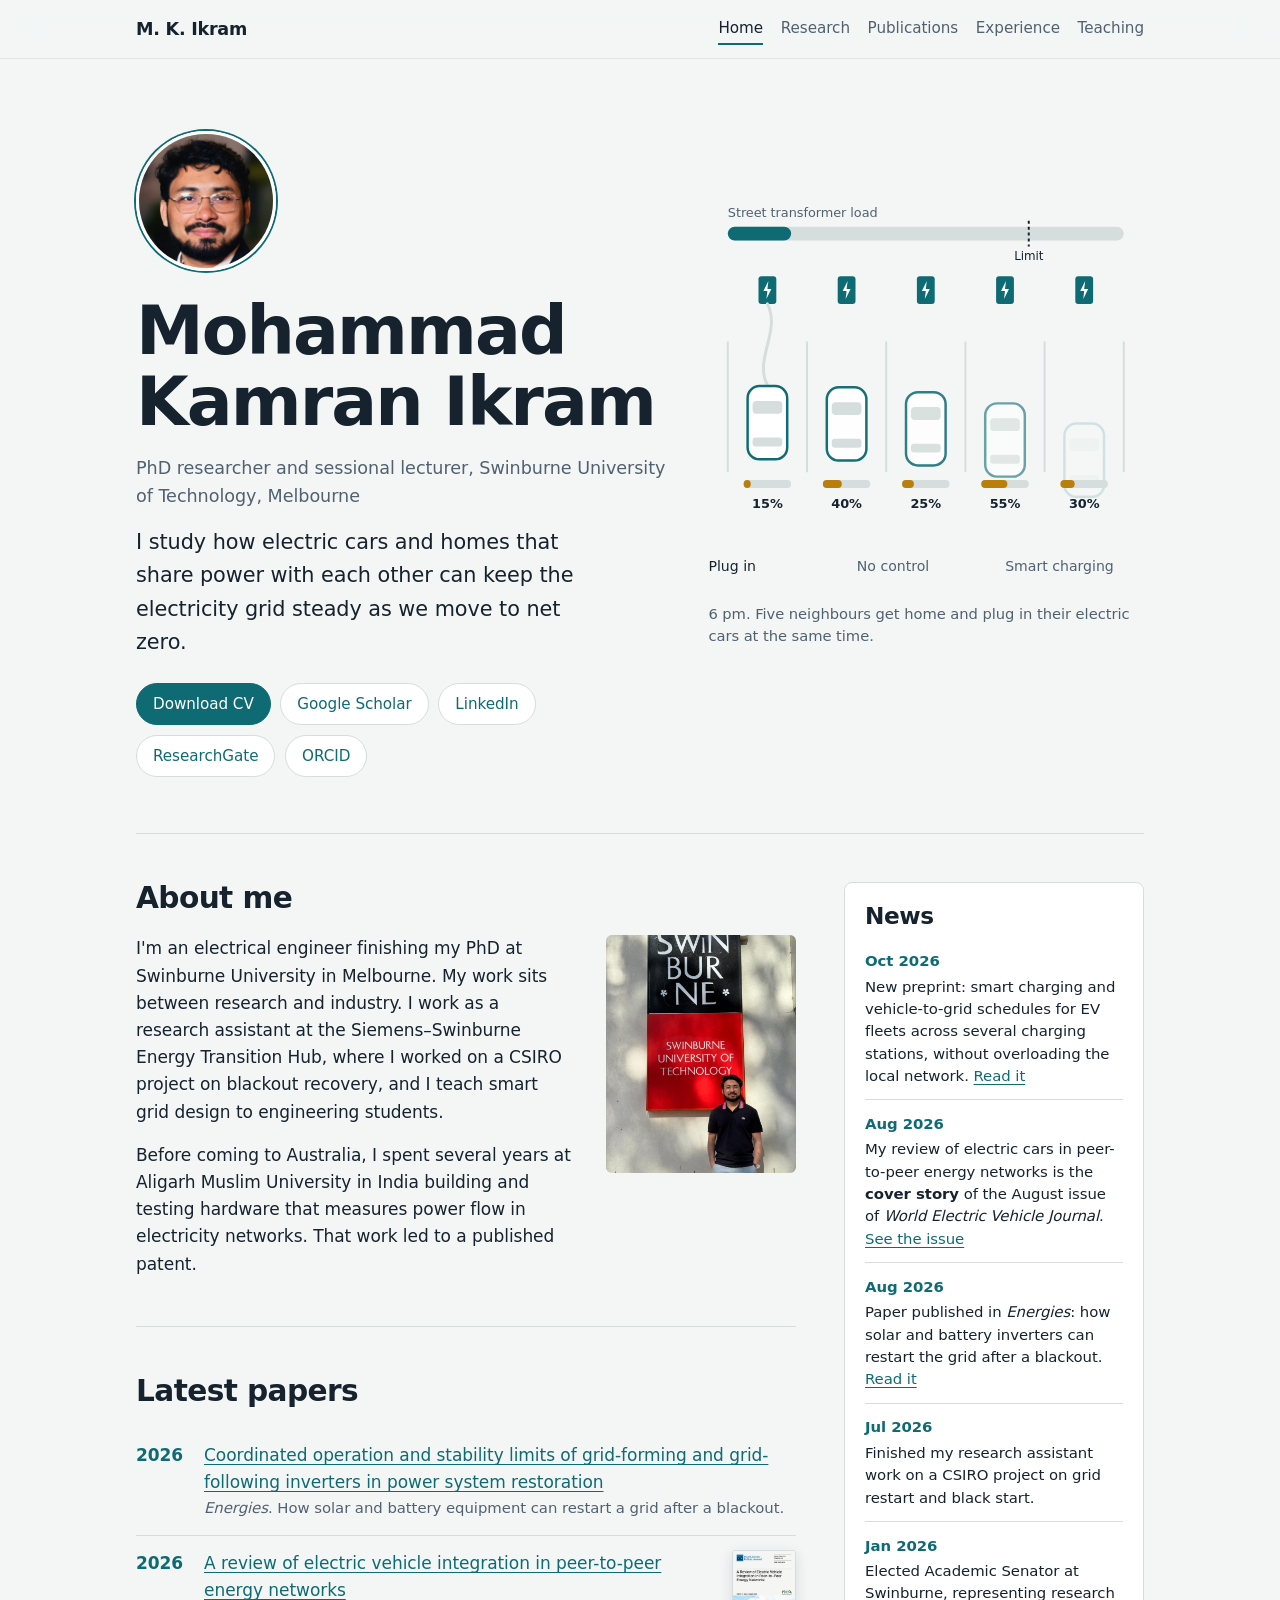
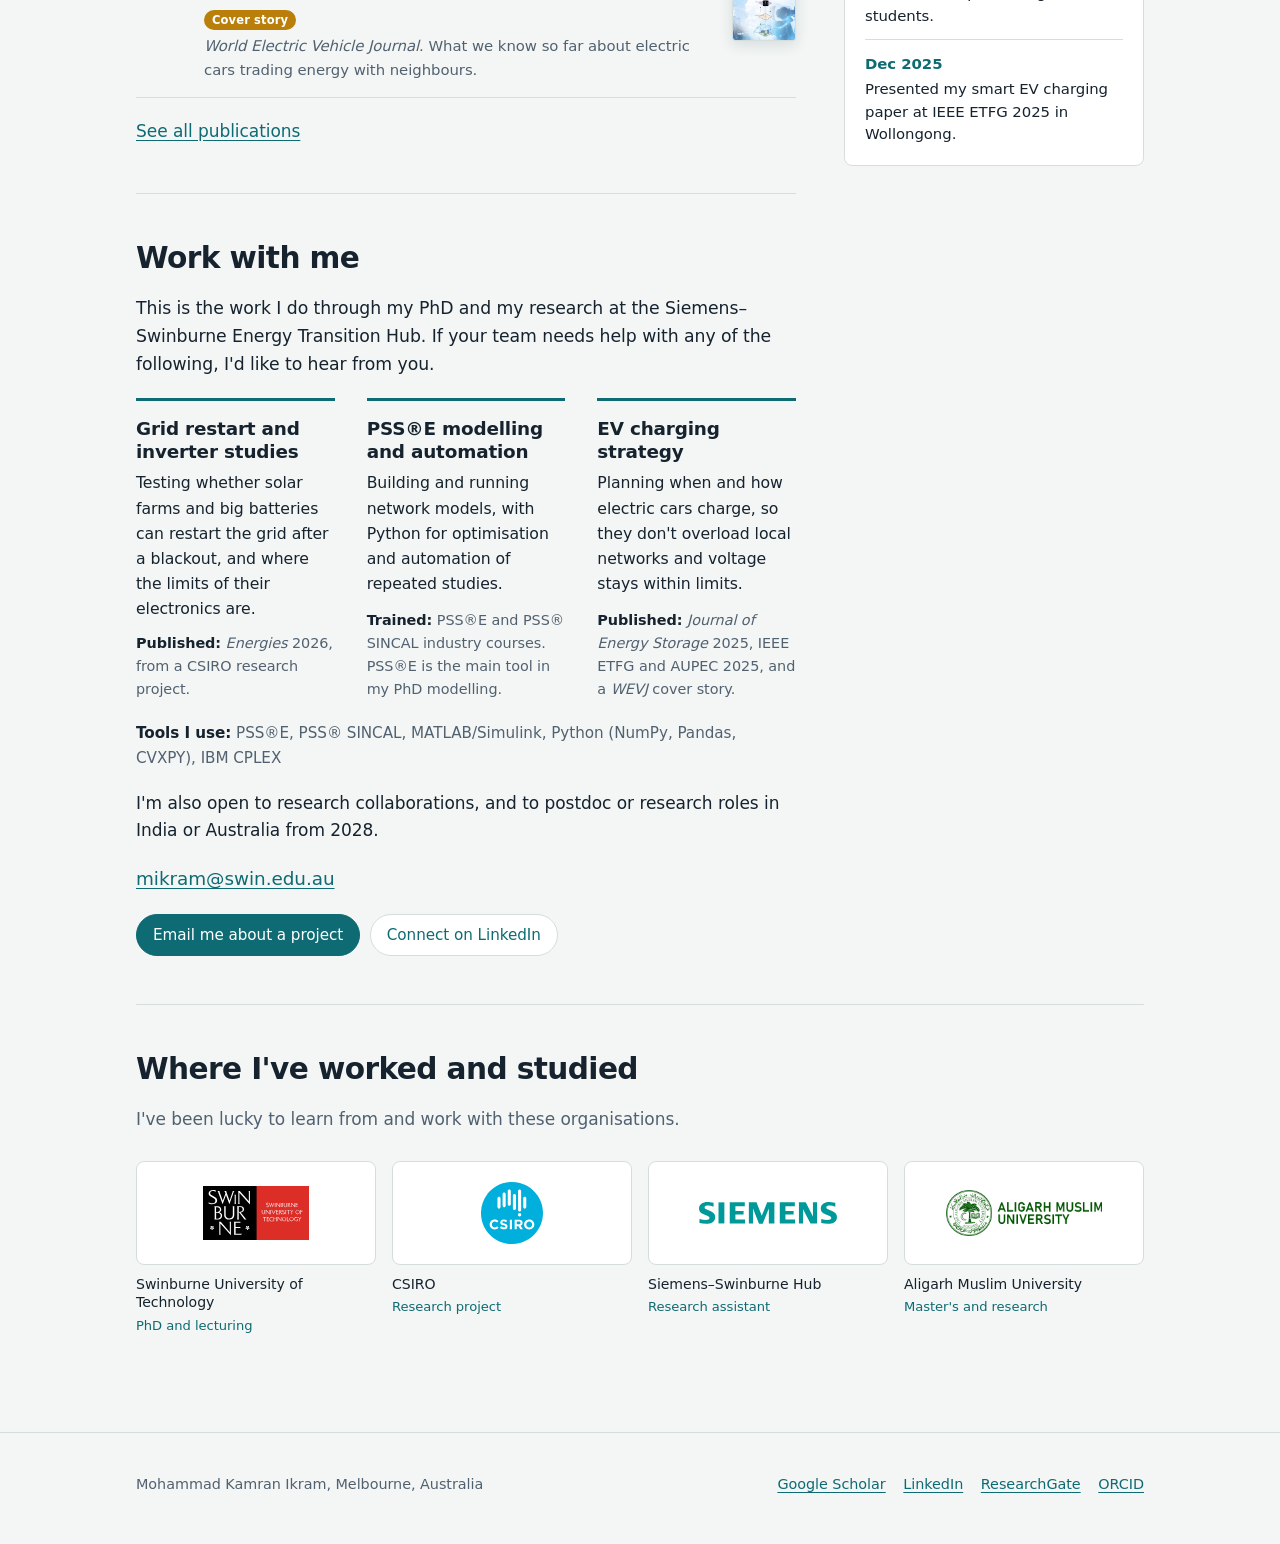
<file: index.html>
<!doctype html>
<html lang="en">
<head>
<meta charset="utf-8">
<meta name="color-scheme" content="only light">
<meta name="theme-color" content="#F3F6F5">
<meta name="viewport" content="width=device-width, initial-scale=1, viewport-fit=cover">
<title>Mohammad Kamran Ikram</title>
<meta name="description" content="Mohammad Kamran Ikram, PhD researcher at Swinburne University. Electric cars, neighbours sharing energy, and restarting the grid after blackouts.">
<link rel="icon" href="favicon.svg" type="image/svg+xml">
<link rel="icon" href="favicon-32.png" sizes="32x32" type="image/png">
<link rel="apple-touch-icon" href="apple-touch-icon.png">
<link rel="canonical" href="https://kamran-ikram.github.io/">
<meta property="og:type" content="website">
<meta property="og:site_name" content="Mohammad Kamran Ikram">
<meta property="og:title" content="Mohammad Kamran Ikram">
<meta property="og:description" content="Mohammad Kamran Ikram, PhD researcher at Swinburne University. Electric cars, neighbours sharing energy, and restarting the grid after blackouts.">
<meta property="og:url" content="https://kamran-ikram.github.io/">
<meta property="og:image" content="https://kamran-ikram.github.io/images/share.jpg?v=2">
<meta property="og:image:secure_url" content="https://kamran-ikram.github.io/images/share.jpg?v=2">
<meta property="og:image:type" content="image/jpeg">
<meta property="og:image:width" content="1200">
<meta property="og:image:height" content="630">
<meta property="og:image:alt" content="Portrait of Mohammad Kamran Ikram">
<meta name="twitter:card" content="summary_large_image">
<meta name="twitter:image" content="https://kamran-ikram.github.io/images/share.jpg?v=2">
<script type="application/ld+json">
{
  "@context": "https://schema.org",
  "@type": "Person",
  "name": "Mohammad Kamran Ikram",
  "alternateName": [
    "M. K. Ikram",
    "Kamran Ikram"
  ],
  "url": "https://kamran-ikram.github.io/",
  "image": "https://kamran-ikram.github.io/images/kamran-ikram.jpg",
  "email": "mailto:mikram@swin.edu.au",
  "jobTitle": "PhD Candidate in Electrical Engineering",
  "worksFor": {
    "@type": "CollegeOrUniversity",
    "name": "Swinburne University of Technology",
    "url": "https://www.swinburne.edu.au/"
  },
  "affiliation": {
    "@type": "CollegeOrUniversity",
    "name": "Swinburne University of Technology"
  },
  "alumniOf": [
    {
      "@type": "CollegeOrUniversity",
      "name": "Aligarh Muslim University",
      "url": "https://www.amu.ac.in/"
    }
  ],
  "address": {
    "@type": "PostalAddress",
    "addressLocality": "Melbourne",
    "addressRegion": "VIC",
    "addressCountry": "AU"
  },
  "knowsAbout": [
    "Electric vehicle charging",
    "Peer-to-peer energy trading",
    "Smart grids",
    "Power system restoration",
    "Grid-forming inverters",
    "PSS/E power system simulation"
  ],
  "sameAs": [
    "https://scholar.google.com/citations?user=P8dXurkAAAAJ",
    "https://www.linkedin.com/in/mohdkamranikram",
    "https://www.researchgate.net/profile/Mohammad-Kamran-Ikram",
    "https://orcid.org/0000-0001-9830-3517"
  ]
}
</script>
<link rel="stylesheet" href="style.css?v=18">
</head>
<body>

<header class="bar">
  <div class="wrap">
    <a class="me" href="index.html">M. K. Ikram</a>
    <nav aria-label="Main">
      <a href="index.html" aria-current="page">Home</a>
      <a href="research.html">Research</a>
      <a href="publications.html">Publications</a>
      <a href="experience.html">Experience</a>
      <a href="teaching.html">Teaching</a>
    </nav>
  </div>
</header>

<main class="wrap">

  <div class="hero">
    <div>
      <img class="portrait" src="images/kamran-ikram.jpg" width="140" height="140" alt="Portrait of Mohammad Kamran Ikram">
      <h1>Mohammad Kamran Ikram</h1>
      <p class="role">PhD researcher and sessional lecturer, Swinburne University of Technology, Melbourne</p>
      <p class="lede">I study how electric cars and homes that share power with each other can keep the electricity grid steady as we move to net zero.</p>
      <div class="links">
        <a class="primary" href="Mohammad-Kamran-Ikram-CV.pdf">Download CV</a>
        <a href="https://scholar.google.com/citations?user=P8dXurkAAAAJ&amp;hl=en">Google Scholar</a>
        <a href="https://www.linkedin.com/in/mohdkamranikram">LinkedIn</a>
        <a href="https://www.researchgate.net/profile/Mohammad-Kamran-Ikram">ResearchGate</a>
        <a href="https://orcid.org/0000-0001-9830-3517">ORCID</a>
      </div>
    </div>

    <figure class="hub-figure" id="ev">
      <svg class="evs" id="evs" viewBox="0 0 440 350" role="img" aria-label="Animation: five electric cars plug in at 6 pm. Without control the street transformer overloads. With smart charging the emptiest batteries charge first and the load stays under the limit." data-phase="arrive">
        <!-- street transformer load gauge -->
        <text class="g-label" x="20" y="24">Street transformer load</text>
        <text class="g-warn" x="420" y="24" text-anchor="end">Overloaded</text>
        <rect class="g-track" x="20" y="34" width="400" height="14" rx="7"/>
        <rect class="g-fill" id="g-fill" x="20" y="34" width="80" height="14" rx="7"/>
        <line class="g-limit" x1="324" y1="28" x2="324" y2="54"/>
        <text class="g-limit-label" x="324" y="68" text-anchor="middle">Limit</text>
        <!-- parking bays, chargers, cars are drawn by the script -->
        <g id="bays"></g>
      </svg>

      <div class="day-steps" role="tablist" aria-label="Charging scenarios">
        <button type="button" role="tab" id="step-0" aria-selected="true"><span>Plug in</span><span class="st-bar"><i></i></span></button>
        <button type="button" role="tab" id="step-1" aria-selected="false"><span>No control</span><span class="st-bar"><i></i></span></button>
        <button type="button" role="tab" id="step-2" aria-selected="false"><span>Smart charging</span><span class="st-bar"><i></i></span></button>
      </div>
      <figcaption id="ev-cap">6 pm. Five neighbours get home and plug in their electric cars at the same time.</figcaption>
      <button type="button" class="ev-replay" id="ev-replay" aria-hidden="true" tabindex="-1">↻ Play again</button>
    </figure>
  </div>

  <div class="home-cols">
  <div class="home-main">
  <section aria-labelledby="h-about">
    <h2 id="h-about">About me</h2>
    <div class="about-split">
    <div class="stack">
      <p>I'm an electrical engineer finishing my PhD at Swinburne University in Melbourne. My work sits between research and industry. I work as a research assistant at the Siemens–Swinburne Energy Transition Hub, where I worked on a CSIRO project on blackout recovery, and I teach smart grid design to engineering students.</p>
      <p>Before coming to Australia, I spent several years at Aligarh Muslim University in India building and testing hardware that measures power flow in electricity networks. That work led to a published patent.</p>
    </div>
    <figure class="photo about-photo">
      <img src="images/at-swinburne.jpg" width="720" height="900" loading="lazy" alt="Mohammad standing under the Swinburne University of Technology sign">
    </figure>
    </div>
  </section>

  <section aria-labelledby="h-latest">
    <h2 id="h-latest">Latest papers</h2>
    <ul class="pubs">
      <li><span class="y">2026</span><div><a class="t" href="https://doi.org/10.3390/en19163875">Coordinated operation and stability limits of grid-forming and grid-following inverters in power system restoration</a>
        <span class="m"><em>Energies</em>. How solar and battery equipment can restart a grid after a blackout.</span></div></li>
      <li class="has-cover"><span class="y">2026</span><div><a class="t" href="https://doi.org/10.3390/wevj17080383">A review of electric vehicle integration in peer-to-peer energy networks</a> <span class="badge-cover">Cover story</span>
        <span class="m"><em>World Electric Vehicle Journal</em>. What we know so far about electric cars trading energy with neighbours.</span></div>
        <a class="pub-cover" href="https://www.mdpi.com/2032-6653/17/8"><img src="images/wevj-cover-2026.jpg" width="420" height="603" loading="lazy" alt="Cover of World Electric Vehicle Journal, Volume 17, Issue 8, August 2026, featuring the review on electric vehicle integration in peer-to-peer energy networks"></a></li>
    </ul>
    <p><a href="publications.html">See all publications</a></p>
  </section>

  <section id="work" aria-labelledby="h-work">
    <h2 id="h-work">Work with me</h2>
    <p class="work-intro">This is the work I do through my PhD and my research at the Siemens–Swinburne Energy Transition Hub. If your team needs help with any of the following, I'd like to hear from you.</p>
    <div class="services">
      <article class="service">
        <h3>Grid restart and inverter studies</h3>
        <p>Testing whether solar farms and big batteries can restart the grid after a blackout, and where the limits of their electronics are.</p>
        <p class="proof"><span>Published:</span> <em>Energies</em> 2026, from a CSIRO research project.</p>
      </article>
      <article class="service">
        <h3>PSS®E modelling and automation</h3>
        <p>Building and running network models, with Python for optimisation and automation of repeated studies.</p>
        <p class="proof"><span>Trained:</span> PSS®E and PSS® SINCAL industry courses. PSS®E is the main tool in my PhD modelling.</p>
      </article>
      <article class="service">
        <h3>EV charging strategy</h3>
        <p>Planning when and how electric cars charge, so they don't overload local networks and voltage stays within limits.</p>
        <p class="proof"><span>Published:</span> <em>Journal of Energy Storage</em> 2025, IEEE ETFG and AUPEC 2025, and a <em>WEVJ</em> cover story.</p>
      </article>
    </div>
    <p class="tools"><span>Tools I use:</span> PSS®E, PSS® SINCAL, MATLAB/Simulink, Python (NumPy, Pandas, CVXPY), IBM CPLEX</p>
    <p>I'm also open to research collaborations, and to postdoc or research roles in India or Australia from 2028.</p>
    <p class="email" id="contact"><a href="mailto:mikram@swin.edu.au">mikram@swin.edu.au</a></p>
    <div class="links">
      <a class="primary" href="mailto:mikram@swin.edu.au?subject=Project%20enquiry">Email me about a project</a>
      <a href="https://www.linkedin.com/in/mohdkamranikram">Connect on LinkedIn</a>
    </div>
  </section>
  </div>

  <aside class="home-news" aria-labelledby="h-news">
    <h2 id="h-news">News</h2>
    <!-- Add new items at the top. Keep 3 to 5 and delete the oldest. -->
    <ul class="news">
      <li><time datetime="2026-10">Oct 2026</time><span>New preprint: smart charging and vehicle-to-grid schedules for EV fleets across several charging stations, without overloading the local network. <a href="https://doi.org/10.2139/ssrn.7602178">Read it</a></span></li>
      <li><time datetime="2026-08">Aug 2026</time><span>My review of electric cars in peer-to-peer energy networks is the <strong>cover story</strong> of the August issue of <em>World Electric Vehicle Journal</em>. <a href="https://www.mdpi.com/2032-6653/17/8">See the issue</a></span></li>
      <li><time datetime="2026-08">Aug 2026</time><span>Paper published in <em>Energies</em>: how solar and battery inverters can restart the grid after a blackout. <a href="https://doi.org/10.3390/en19163875">Read it</a></span></li>
      <li><time datetime="2026-07">Jul 2026</time><span>Finished my research assistant work on a CSIRO project on grid restart and black start.</span></li>
      <li><time datetime="2026-01">Jan 2026</time><span>Elected Academic Senator at Swinburne, representing research students.</span></li>
      <li><time datetime="2025-12">Dec 2025</time><span>Presented my smart EV charging paper at IEEE ETFG 2025 in Wollongong.</span></li>
    </ul>
  </aside>
  </div>

  <section class="orgs-section" aria-labelledby="h-orgs">
    <h2 id="h-orgs">Where I've worked and studied</h2>
    <p class="orgs-intro">I've been lucky to learn from and work with these organisations.</p>
    <ul class="orgs">
      <li><a href="https://www.swinburne.edu.au/"><span class="logo"><img class="lg-swinburne" src="images/logos/swinburne.svg" alt="Swinburne University of Technology" loading="lazy"></span><span class="org-name">Swinburne University of Technology</span><span class="org-meta">PhD and lecturing</span></a></li>
      <li><a href="https://www.csiro.au/"><span class="logo"><img class="lg-csiro" src="images/logos/csiro.svg" alt="CSIRO" loading="lazy"></span><span class="org-name">CSIRO</span><span class="org-meta">Research project</span></a></li>
      <li><a href="https://www.siemens.com/au/en.html"><span class="logo"><img class="lg-siemens" src="images/logos/siemens.svg" alt="Siemens" loading="lazy"></span><span class="org-name">Siemens–Swinburne Hub</span><span class="org-meta">Research assistant</span></a></li>
      <li><a href="https://www.amu.ac.in/"><span class="logo"><img class="lg-amu" src="images/logos/amu.svg" alt="Aligarh Muslim University" loading="lazy"></span><span class="org-name">Aligarh Muslim University</span><span class="org-meta">Master's and research</span></a></li>
    </ul>
  </section>

</main>

<footer>
  <div class="wrap">
    <span>Mohammad Kamran Ikram, Melbourne, Australia</span>
    <span class="foot-links"><a href="https://scholar.google.com/citations?user=P8dXurkAAAAJ&amp;hl=en">Google Scholar</a> <a href="https://www.linkedin.com/in/mohdkamranikram">LinkedIn</a> <a href="https://www.researchgate.net/profile/Mohammad-Kamran-Ikram">ResearchGate</a> <a href="https://orcid.org/0000-0001-9830-3517">ORCID</a></span>
  </div>
</footer>

<script>
  // Five EVs plug in at 6 pm. Uncontrolled charging overloads the street transformer;
  // smart charging gives the emptiest batteries priority and keeps the load under the limit.
  (function () {
    var svg = document.getElementById('evs');
    if (!svg) return;
    var NS = 'http://www.w3.org/2000/svg';
    var bays = document.getElementById('bays');
    var gFill = document.getElementById('g-fill');
    var cap = document.getElementById('ev-cap');
    var steps = [0, 1, 2].map(function (i) { return document.getElementById('step-' + i); });

    var MAXLOAD = 50, LIMIT = 38, BASE = 8, FULL = 7, BUDGET = LIMIT - BASE - 2;
    var RATE = 1.45;                       // % of battery per kW per second
    var PARK = 232, START_Y = 276;
    var SOC0 = [15, 40, 25, 55, 30];
    var PHASES = [
      { key: 'arrive', dur: 3200, step: 0, cap: '6 pm. Five neighbours get home and plug in their electric cars at the same time.' },
      { key: 'dumb',   dur: 4200, step: 1, cap: 'Without control, every car charges at full power. The street transformer is pushed past its limit.' },
      { key: 'smart',  dur: 9800, step: 2, cap: 'With smart charging, the emptiest batteries get the most power and fuller ones slow down. The load stays under the limit.' },
      { key: 'done',   dur: 3000, step: 2, cap: 'By morning every car is charged, and the transformer never went over its limit.' }
    ];

    function el(tag, attrs, parent) {
      var e = document.createElementNS(NS, tag);
      for (var k in attrs) e.setAttribute(k, attrs[k]);
      (parent || bays).appendChild(e);
      return e;
    }

    // build the bays
    var cars = SOC0.map(function (s, i) {
      var cx = 60 + 80 * i;
      el('line', { 'class': 'bay', x1: cx - 40, y1: 150, x2: cx - 40, y2: 282 });
      if (i === 4) el('line', { 'class': 'bay', x1: cx + 40, y1: 150, x2: cx + 40, y2: 282 });
      var post = el('g', { 'class': 'post', transform: 'translate(' + cx + ' 100)' });
      el('rect', { x: -9, y: -16, width: 18, height: 28, rx: 3 }, post);
      el('path', { 'class': 'post-bolt', d: 'M1 -11 L-4 -1 H0 L-1 7 L4 -3 H0 Z' }, post);
      var cable = el('path', { 'class': 'cable', d: 'M' + cx + ' 112 C' + (cx + 14) + ' 140 ' + (cx - 14) + ' 168 ' + cx + ' 194' });
      var dots = [el('circle', { 'class': 'flow', r: 3.2 }), el('circle', { 'class': 'flow', r: 3.2 })];
      var car = el('g', { 'class': 'car' });
      el('rect', { 'class': 'body', x: -20, y: -37, width: 40, height: 74, rx: 12 }, car);
      el('rect', { 'class': 'glass', x: -15, y: -22, width: 30, height: 13, rx: 4 }, car);
      el('rect', { 'class': 'glass', x: -15, y: 15, width: 30, height: 9, rx: 3 }, car);
      var bolt = el('path', { 'class': 'car-bolt', d: 'M2 -6 L-5 3 H0 L-2 10 L5 1 H0 Z' }, car);
      el('rect', { 'class': 'soc-track', x: cx - 24, y: 290, width: 48, height: 8, rx: 4 });
      var socFill = el('rect', { 'class': 'soc-fill', x: cx - 24, y: 290, width: 10, height: 8, rx: 4 });
      var pct = el('text', { 'class': 'pct', x: cx, y: 318, 'text-anchor': 'middle' });
      var kw = el('text', { 'class': 'kw', x: cx, y: 336, 'text-anchor': 'middle' });
      return { cx: cx, i: i, soc: s, socFrom: s, y: START_Y, power: 0, flow: Math.random(),
               cable: cable, dots: dots, car: car, bolt: bolt, socFill: socFill, pct: pct, kw: kw };
    });

    var phase = 0, t = 0, gauge = BASE, last = null, running = true, finished = false;
    var replay = document.getElementById('ev-replay');
    function finish() {
      finished = true; t = PHASES[phase].dur;
      replay.classList.add('show'); replay.removeAttribute('aria-hidden'); replay.removeAttribute('tabindex');
    }
    function restart(j) {
      finished = false; replay.classList.remove('show'); replay.setAttribute('aria-hidden', 'true'); replay.setAttribute('tabindex', '-1');
      setPhase(j);
    }
    var still = window.matchMedia && window.matchMedia('(prefers-reduced-motion: reduce)').matches;

    function ease(x) { x = Math.max(0, Math.min(1, x)); return 1 - Math.pow(1 - x, 3); }
    function lerp(a, b, f) { return a + (b - a) * f; }

    function allocate() {
      // share the spare capacity under the limit: emptier batteries get more power, fuller ones slow down
      var need = cars.map(function (c) { return Math.max(0, 100 - c.soc); });
      var w = need.map(function (n) { return Math.pow(n, 1.5); });
      var left = BUDGET, open = cars.map(function (c, i) { return need[i] > 0.5; });
      cars.forEach(function (c) { c.power = 0; });
      for (var pass = 0; pass < 3 && left > 0.01; pass++) {
        var sum = 0;
        cars.forEach(function (c, i) { if (open[i]) sum += w[i]; });
        if (!sum) break;
        var given = 0;
        cars.forEach(function (c, i) {
          if (!open[i]) return;
          var add = Math.min(FULL - c.power, left * w[i] / sum);
          c.power += add; given += add;
          if (c.power >= FULL - 0.01) open[i] = false;
        });
        left -= given;
      }
    }

    function setPhase(i) {
      phase = i; t = 0;
      var p = PHASES[i];
      svg.setAttribute('data-phase', p.key);
      cap.textContent = p.cap;
      steps.forEach(function (b, j) {
        b.setAttribute('aria-selected', j === p.step ? 'true' : 'false');
        b.querySelector('i').style.width = j < p.step ? '100%' : '0%';
      });
      cars.forEach(function (c) {
        if (p.key === 'arrive') { c.soc = SOC0[c.i]; c.y = START_Y; }
        else if (c.y > PARK) c.y = PARK;
        if (p.key === 'dumb') c.soc = SOC0[c.i];
        c.socFrom = c.soc;
      });
    }

    function step(dt) {
      var p = PHASES[phase];
      t += dt;
      cars.forEach(function (c) {
        if (p.key === 'arrive') {
          c.y = lerp(START_Y, PARK, ease((t - c.i * 280) / 1300));
          c.power = 0;
        } else if (p.key === 'dumb') {
          c.power = c.soc >= 99.5 ? 0 : FULL;
        } else if (p.key === 'done') {
          c.power = 0;
        }
      });
      if (p.key === 'smart') {
        if (t < 600) cars.forEach(function (c) { c.soc = lerp(c.socFrom, SOC0[c.i], ease(t / 600)); c.power = 0; });
        else allocate();
      }
      cars.forEach(function (c) { c.soc = Math.min(100, c.soc + c.power * RATE * dt / 1000); c.flow += c.power * dt / 2600; });
      if (t >= p.dur) { if (phase === PHASES.length - 1) finish(); else setPhase(phase + 1); }
    }

    function draw() {
      var load = BASE + cars.reduce(function (s, c) { return s + c.power; }, 0);
      gauge += (load - gauge) * 0.08;
      gFill.setAttribute('width', (400 * gauge / MAXLOAD).toFixed(1));
      svg.classList.toggle('over', gauge > LIMIT + 0.3);
      cars.forEach(function (c) {
        var parked = c.y <= PARK + 1;
        c.car.setAttribute('transform', 'translate(' + c.cx + ' ' + c.y.toFixed(1) + ')');
        c.car.setAttribute('opacity', (1 - (c.y - PARK) / (START_Y - PARK)).toFixed(2));
        c.cable.classList.toggle('on', parked);
        c.cable.classList.toggle('live', c.power > 0);
        c.bolt.style.opacity = c.power > 0 ? 1 : 0;
        c.dots.forEach(function (d, k) {
          if (c.power <= 0 || !parked) { d.style.opacity = 0; return; }
          var f = (c.flow + k * 0.5) % 1, len = c.cable.getTotalLength(), pt = c.cable.getPointAtLength(f * len);
          d.setAttribute('cx', pt.x.toFixed(1)); d.setAttribute('cy', pt.y.toFixed(1));
          d.style.opacity = f < 0.12 ? f / 0.12 : f > 0.88 ? (1 - f) / 0.12 : 1;
        });
        c.socFill.setAttribute('width', (48 * Math.max(c.soc, 8) / 100).toFixed(1));
        c.socFill.classList.toggle('full', c.soc >= 99.5);
        c.pct.textContent = Math.round(c.soc) + '%';
        c.kw.textContent = !parked && PHASES[phase].key === 'arrive' ? '' :
          c.soc >= 99.5 ? 'Full' : c.power > 0.05 ? c.power.toFixed(1) + ' kW' : '';
      });
      var p = PHASES[phase];
      if (p.step === phase || p.key === 'smart') steps[p.step].querySelector('i').style.width = (Math.min(1, t / p.dur) * 100).toFixed(1) + '%';
      if (p.key === 'done') steps[2].querySelector('i').style.width = '100%';
    }

    function loop(now) {
      if (last === null) last = now;
      var dt = Math.min(now - last, 50); last = now;
      if (running && !finished) step(dt);
      if (running) draw();
      requestAnimationFrame(loop);
    }

    function showStill(i) {
      // reduced motion: jump straight to a representative moment of each scenario
      setPhase(i);
      var target = i === 0 ? 2000 : i === 1 ? 2500 : 4000;
      for (var k = 0; k < target; k += 20) step(20);
      gauge = BASE + cars.reduce(function (s, c) { return s + c.power; }, 0);
      draw();
    }

    steps.forEach(function (b, j) {
      b.addEventListener('click', function () { if (still) showStill(j); else restart(j); });
    });
    replay.addEventListener('click', function () { restart(0); });

    if (still) { showStill(2); return; }
    setPhase(0);
    if ('IntersectionObserver' in window) {
      new IntersectionObserver(function (e) { running = e[0].isIntersecting; }).observe(svg);
    }
    requestAnimationFrame(loop);
  })();
</script>

<!-- Visitor stats: privacy-friendly, no cookies. Dashboard at https://kamranikram.goatcounter.com -->
<script data-goatcounter="https://kamranikram.goatcounter.com/count" async src="https://gc.zgo.at/count.js"></script>
<script>document.addEventListener("touchstart",function(){},{passive:true});</script>
</body>
</html>
</file>
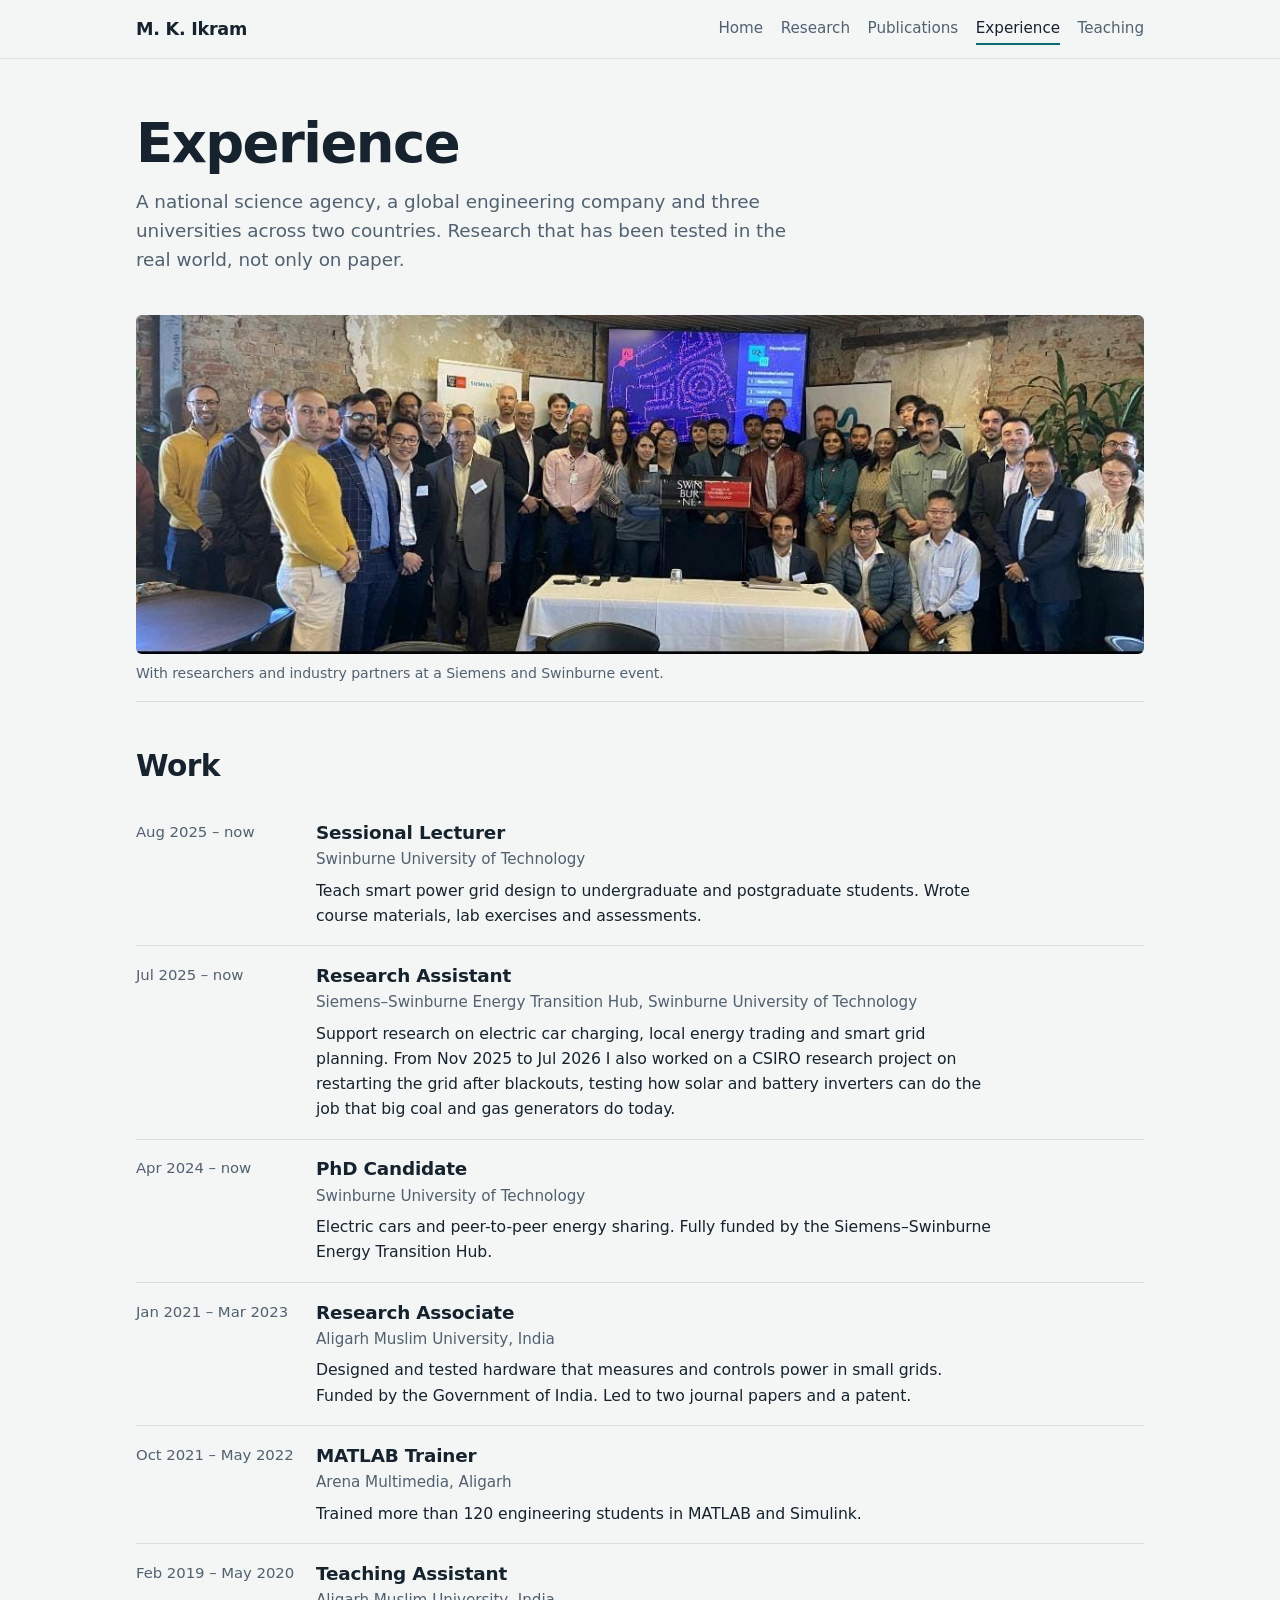
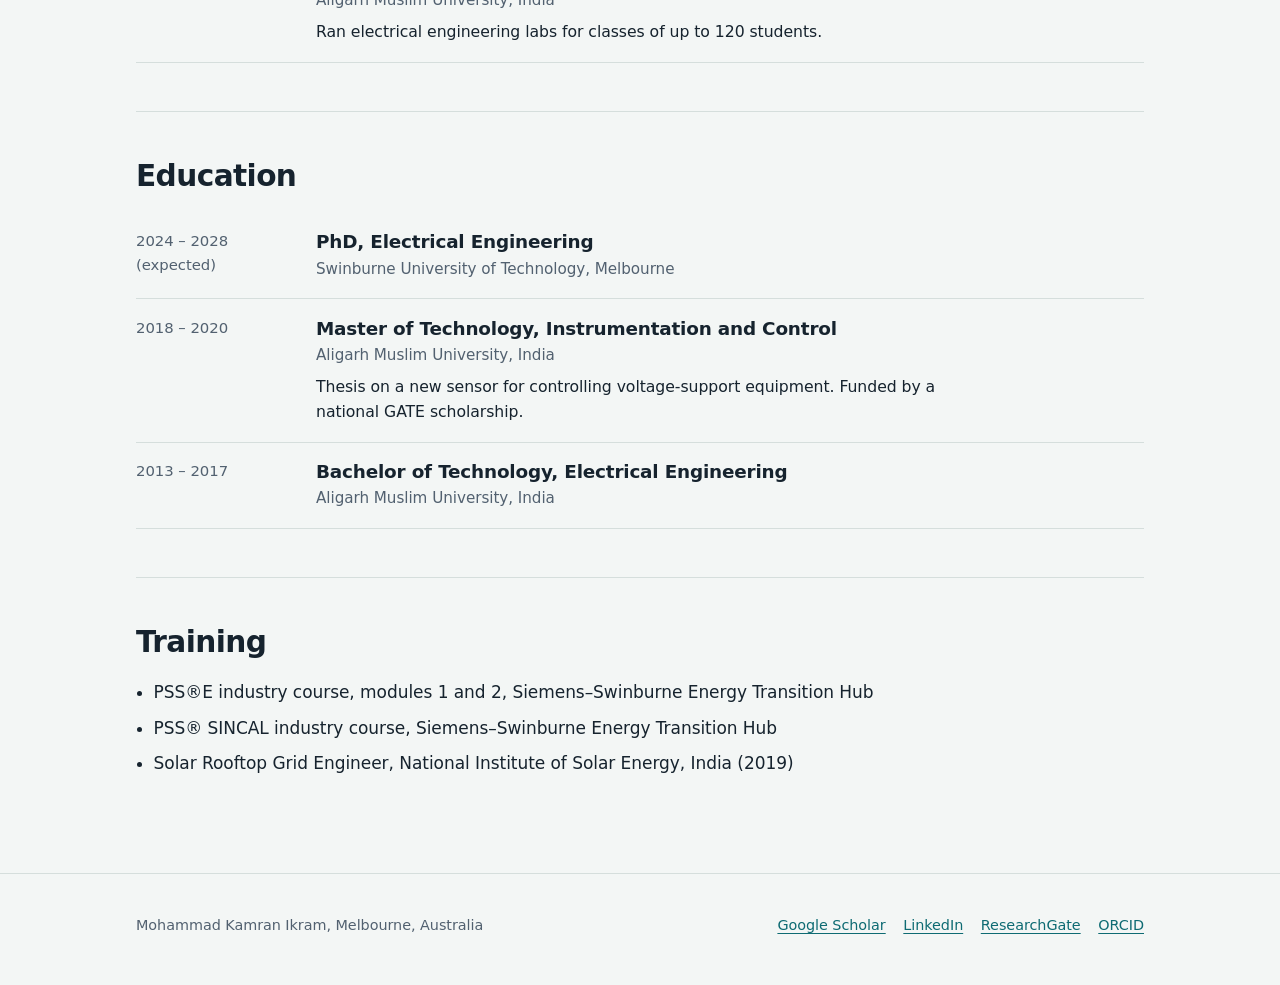
<file: experience.html>
<!doctype html>
<html lang="en">
<head>
<meta charset="utf-8">
<meta name="color-scheme" content="only light">
<meta name="theme-color" content="#F3F6F5">
<meta name="viewport" content="width=device-width, initial-scale=1, viewport-fit=cover">
<title>Experience | Mohammad Kamran Ikram</title>
<meta name="description" content="Work history and education of Mohammad Kamran Ikram: Swinburne, the Siemens–Swinburne Energy Transition Hub, a CSIRO project and Aligarh Muslim University.">
<link rel="icon" href="favicon.svg" type="image/svg+xml">
<link rel="icon" href="favicon-32.png" sizes="32x32" type="image/png">
<link rel="apple-touch-icon" href="apple-touch-icon.png">
<link rel="canonical" href="https://kamran-ikram.github.io/experience.html">
<meta property="og:type" content="website">
<meta property="og:site_name" content="Mohammad Kamran Ikram">
<meta property="og:title" content="Experience | Mohammad Kamran Ikram">
<meta property="og:description" content="Work history and education of Mohammad Kamran Ikram: Swinburne, the Siemens–Swinburne Energy Transition Hub, a CSIRO project and Aligarh Muslim University.">
<meta property="og:url" content="https://kamran-ikram.github.io/experience.html">
<meta property="og:image" content="https://kamran-ikram.github.io/images/share.jpg?v=2">
<meta property="og:image:secure_url" content="https://kamran-ikram.github.io/images/share.jpg?v=2">
<meta property="og:image:type" content="image/jpeg">
<meta property="og:image:width" content="1200">
<meta property="og:image:height" content="630">
<meta property="og:image:alt" content="Portrait of Mohammad Kamran Ikram">
<meta name="twitter:card" content="summary_large_image">
<meta name="twitter:image" content="https://kamran-ikram.github.io/images/share.jpg?v=2">
<link rel="stylesheet" href="style.css?v=18">
</head>
<body>

<header class="bar">
  <div class="wrap">
    <a class="me" href="index.html">M. K. Ikram</a>
    <nav aria-label="Main">
      <a href="index.html">Home</a>
      <a href="research.html">Research</a>
      <a href="publications.html">Publications</a>
      <a href="experience.html" aria-current="page">Experience</a>
      <a href="teaching.html">Teaching</a>
    </nav>
  </div>
</header>

<main class="wrap">

  <div class="pagehead">
    <h1>Experience</h1>
    <p>A national science agency, a global engineering company and three universities across two countries. Research that has been tested in the real world, not only on paper.</p>
  </div>

  <figure class="photo wide">
    <img src="images/industry-event.jpg" width="1080" height="363" alt="Large group photo of researchers and industry partners at a Siemens and Swinburne event">
    <figcaption>With researchers and industry partners at a Siemens and Swinburne event.</figcaption>
  </figure>

  <section aria-labelledby="h-work">
    <h2 id="h-work">Work</h2>
    <ol class="timeline" reversed>
      <li><span class="when">Aug 2025 – now</span>
        <div><h3>Sessional Lecturer</h3><span class="org">Swinburne University of Technology</span>
        <p>Teach smart power grid design to undergraduate and postgraduate students. Wrote course materials, lab exercises and assessments.</p></div></li>
      <li><span class="when">Jul 2025 – now</span>
        <div><h3>Research Assistant</h3><span class="org">Siemens–Swinburne Energy Transition Hub, Swinburne University of Technology</span>
        <p>Support research on electric car charging, local energy trading and smart grid planning. From Nov 2025 to Jul 2026 I also worked on a CSIRO research project on restarting the grid after blackouts, testing how solar and battery inverters can do the job that big coal and gas generators do today.</p></div></li>
      <li><span class="when">Apr 2024 – now</span>
        <div><h3>PhD Candidate</h3><span class="org">Swinburne University of Technology</span>
        <p>Electric cars and peer-to-peer energy sharing. Fully funded by the Siemens–Swinburne Energy Transition Hub.</p></div></li>
      <li><span class="when">Jan 2021 – Mar 2023</span>
        <div><h3>Research Associate</h3><span class="org">Aligarh Muslim University, India</span>
        <p>Designed and tested hardware that measures and controls power in small grids. Funded by the Government of India. Led to two journal papers and a patent.</p></div></li>
      <li><span class="when">Oct 2021 – May 2022</span>
        <div><h3>MATLAB Trainer</h3><span class="org">Arena Multimedia, Aligarh</span>
        <p>Trained more than 120 engineering students in MATLAB and Simulink.</p></div></li>
      <li><span class="when">Feb 2019 – May 2020</span>
        <div><h3>Teaching Assistant</h3><span class="org">Aligarh Muslim University, India</span>
        <p>Ran electrical engineering labs for classes of up to 120 students.</p></div></li>
    </ol>
  </section>

  <section aria-labelledby="h-edu">
    <h2 id="h-edu">Education</h2>
    <ol class="timeline" reversed>
      <li><span class="when">2024 – 2028 (expected)</span>
        <div><h3>PhD, Electrical Engineering</h3><span class="org">Swinburne University of Technology, Melbourne</span></div></li>
      <li><span class="when">2018 – 2020</span>
        <div><h3>Master of Technology, Instrumentation and Control</h3><span class="org">Aligarh Muslim University, India</span>
        <p>Thesis on a new sensor for controlling voltage-support equipment. Funded by a national GATE scholarship.</p></div></li>
      <li><span class="when">2013 – 2017</span>
        <div><h3>Bachelor of Technology, Electrical Engineering</h3><span class="org">Aligarh Muslim University, India</span></div></li>
    </ol>
  </section>

  <section aria-labelledby="h-train">
    <h2 id="h-train">Training</h2>
    <ul class="plain">
      <li>PSS®E industry course, modules 1 and 2, Siemens–Swinburne Energy Transition Hub</li>
      <li>PSS® SINCAL industry course, Siemens–Swinburne Energy Transition Hub</li>
      <li>Solar Rooftop Grid Engineer, National Institute of Solar Energy, India (2019)</li>
    </ul>
  </section>

</main>

<footer>
  <div class="wrap">
    <span>Mohammad Kamran Ikram, Melbourne, Australia</span>
    <span class="foot-links"><a href="https://scholar.google.com/citations?user=P8dXurkAAAAJ&amp;hl=en">Google Scholar</a> <a href="https://www.linkedin.com/in/mohdkamranikram">LinkedIn</a> <a href="https://www.researchgate.net/profile/Mohammad-Kamran-Ikram">ResearchGate</a> <a href="https://orcid.org/0000-0001-9830-3517">ORCID</a></span>
  </div>
</footer>

<!-- Visitor stats: privacy-friendly, no cookies. Dashboard at https://kamranikram.goatcounter.com -->
<script data-goatcounter="https://kamranikram.goatcounter.com/count" async src="https://gc.zgo.at/count.js"></script>
<script>document.addEventListener("touchstart",function(){},{passive:true});</script>
</body>
</html>
</file>
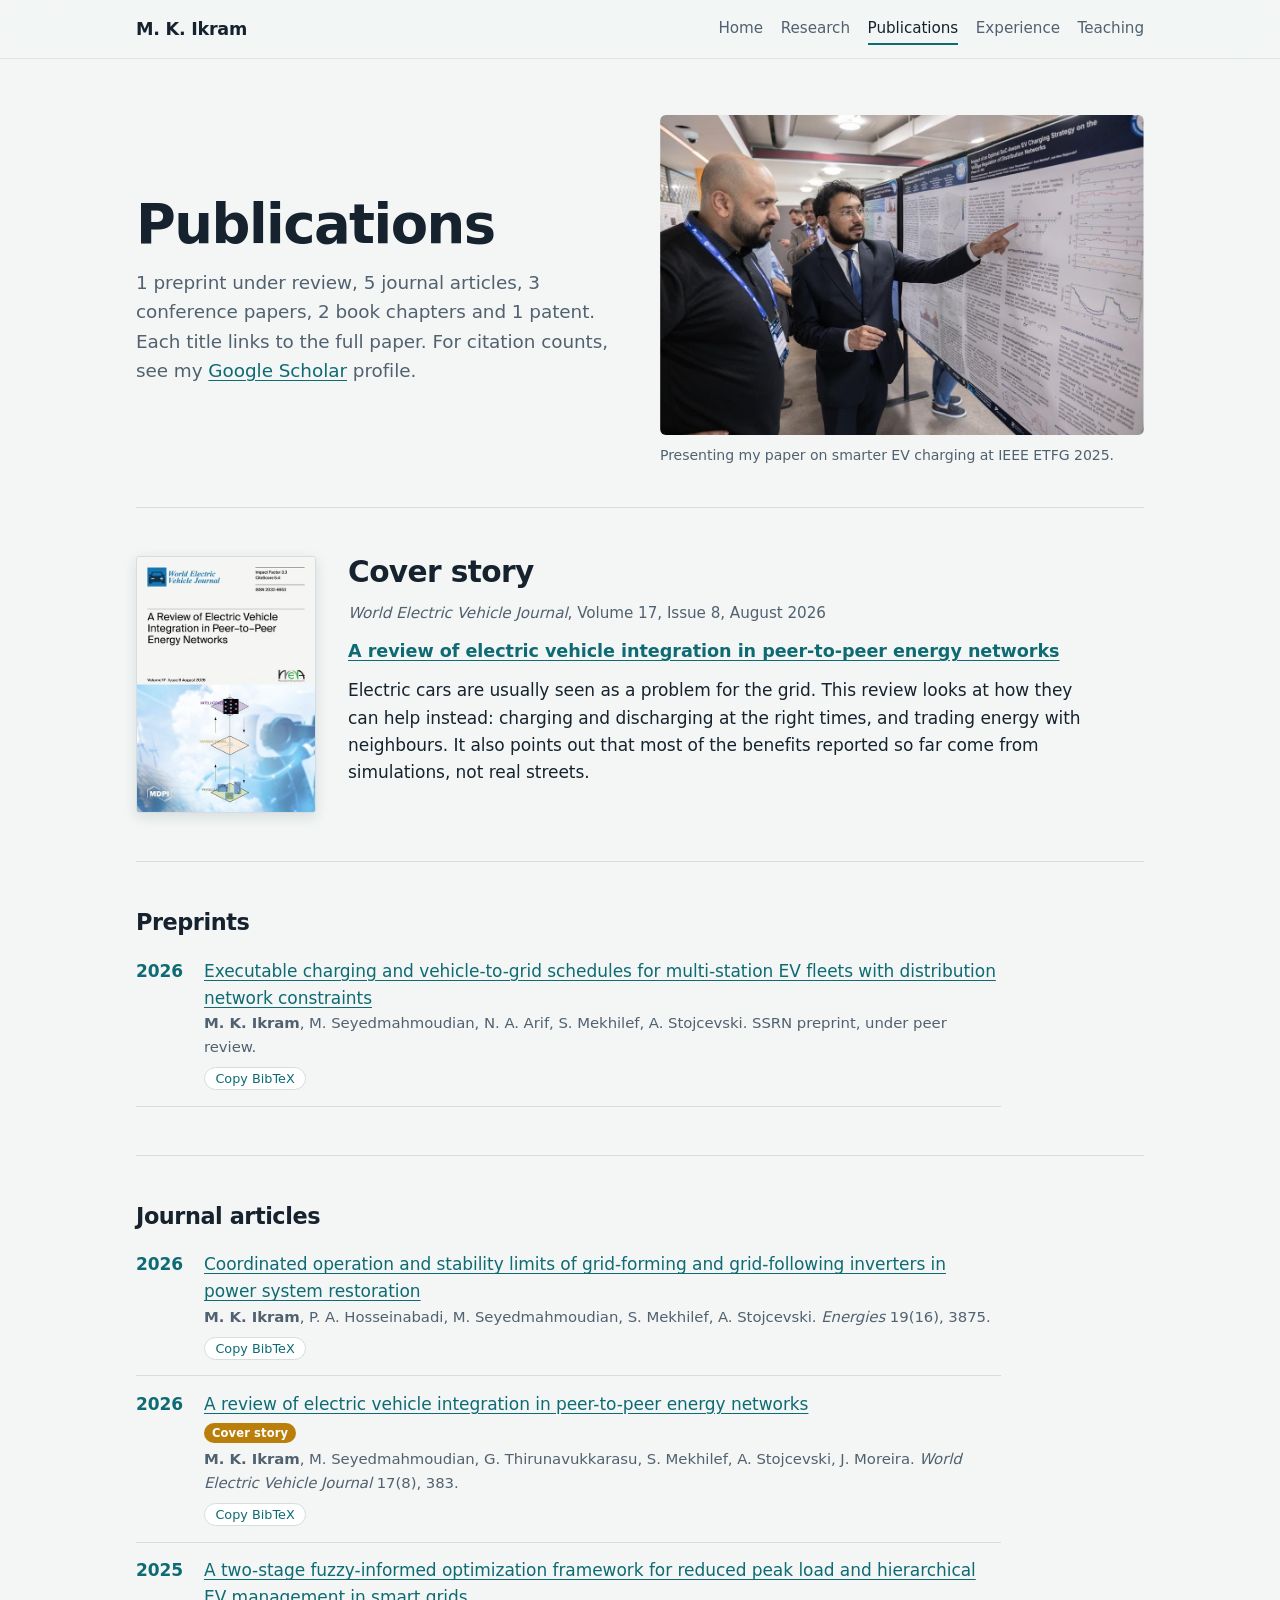
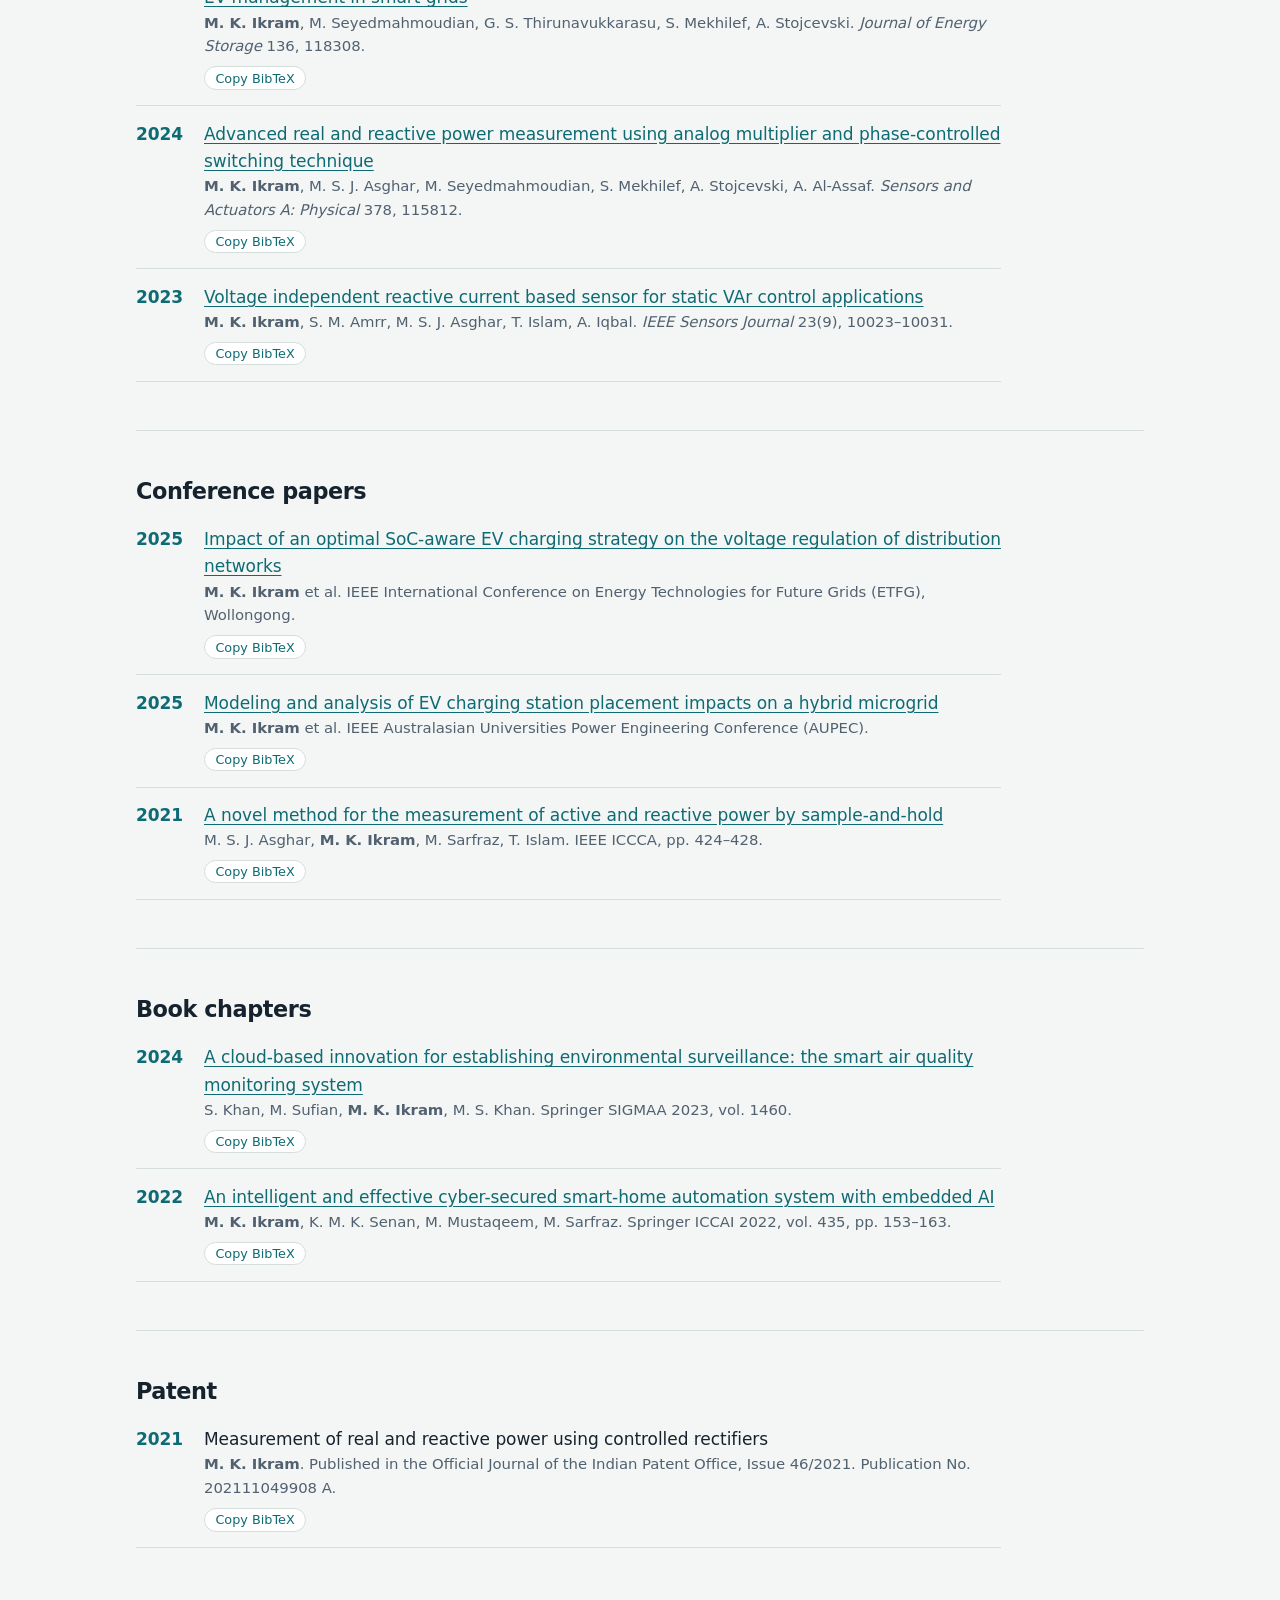
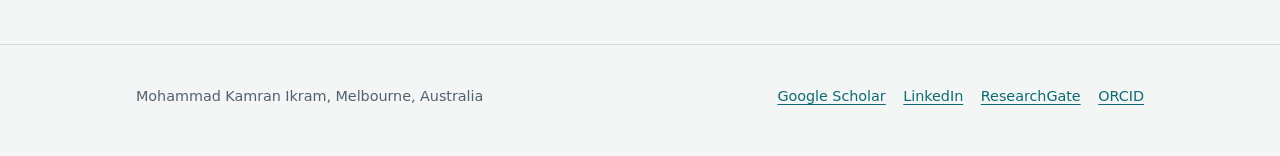
<file: publications.html>
<!doctype html>
<html lang="en">
<head>
<meta charset="utf-8">
<meta name="color-scheme" content="only light">
<meta name="theme-color" content="#F3F6F5">
<meta name="viewport" content="width=device-width, initial-scale=1, viewport-fit=cover">
<title>Publications | Mohammad Kamran Ikram</title>
<meta name="description" content="Journal articles, conference papers, book chapters and patent by Mohammad Kamran Ikram.">
<link rel="icon" href="favicon.svg" type="image/svg+xml">
<link rel="icon" href="favicon-32.png" sizes="32x32" type="image/png">
<link rel="apple-touch-icon" href="apple-touch-icon.png">
<link rel="canonical" href="https://kamran-ikram.github.io/publications.html">
<meta property="og:type" content="website">
<meta property="og:site_name" content="Mohammad Kamran Ikram">
<meta property="og:title" content="Publications | Mohammad Kamran Ikram">
<meta property="og:description" content="Journal articles, conference papers, book chapters and patent by Mohammad Kamran Ikram.">
<meta property="og:url" content="https://kamran-ikram.github.io/publications.html">
<meta property="og:image" content="https://kamran-ikram.github.io/images/share.jpg?v=2">
<meta property="og:image:secure_url" content="https://kamran-ikram.github.io/images/share.jpg?v=2">
<meta property="og:image:type" content="image/jpeg">
<meta property="og:image:width" content="1200">
<meta property="og:image:height" content="630">
<meta property="og:image:alt" content="Portrait of Mohammad Kamran Ikram">
<meta name="twitter:card" content="summary_large_image">
<meta name="twitter:image" content="https://kamran-ikram.github.io/images/share.jpg?v=2">
<link rel="stylesheet" href="style.css?v=18">
</head>
<body>

<header class="bar">
  <div class="wrap">
    <a class="me" href="index.html">M. K. Ikram</a>
    <nav aria-label="Main">
      <a href="index.html">Home</a>
      <a href="research.html">Research</a>
      <a href="publications.html" aria-current="page">Publications</a>
      <a href="experience.html">Experience</a>
      <a href="teaching.html">Teaching</a>
    </nav>
  </div>
</header>

<main class="wrap">

  <div class="pagehead split">
    <div class="ph-text">
      <h1>Publications</h1>
      <p>1 preprint under review, 5 journal articles, 3 conference papers, 2 book chapters and 1 patent. Each title links to the full paper. For citation counts, see my <a href="https://scholar.google.com/citations?user=P8dXurkAAAAJ&amp;hl=en">Google Scholar</a> profile.</p>
    </div>
    <figure class="photo">
      <img src="images/poster-etfg-2025.jpg" width="1080" height="715" alt="Mohammad explaining his research poster on EV charging and voltage regulation to a conference attendee">
      <figcaption>Presenting my paper on smarter EV charging at IEEE ETFG 2025.</figcaption>
    </figure>
  </div>

  <section class="featured" aria-labelledby="h-feat">
    <a class="feat-cover" href="https://www.mdpi.com/2032-6653/17/8"><img src="images/wevj-cover-2026.jpg" width="420" height="603" alt="Cover of World Electric Vehicle Journal, Volume 17, Issue 8, August 2026, featuring the review on electric vehicle integration in peer-to-peer energy networks"></a>
    <div class="feat-text">
      <h2 id="h-feat">Cover story</h2>
      <p class="feat-meta"><em>World Electric Vehicle Journal</em>, Volume 17, Issue 8, August 2026</p>
      <p><a class="feat-title" href="https://doi.org/10.3390/wevj17080383">A review of electric vehicle integration in peer-to-peer energy networks</a></p>
      <p>Electric cars are usually seen as a problem for the grid. This review looks at how they can help instead: charging and discharging at the right times, and trading energy with neighbours. It also points out that most of the benefits reported so far come from simulations, not real streets.</p>
    </div>
  </section>

  <section aria-labelledby="h-pre">
    <div class="pubgroup">
      <h2 id="h-pre">Preprints</h2>
      <ul class="pubs">
        <li><span class="y">2026</span><div><a class="t" href="https://doi.org/10.2139/ssrn.7602178">Executable charging and vehicle-to-grid schedules for multi-station EV fleets with distribution network constraints</a>
          <span class="m"><strong>M. K. Ikram</strong>, M. Seyedmahmoudian, N. A. Arif, S. Mekhilef, A. Stojcevski. SSRN preprint, under peer review.</span><button type="button" class="cite" data-key="10.2139/ssrn.7602178">Copy BibTeX</button></div></li>
      </ul>
    </div>
  </section>

  <section aria-labelledby="h-j">
    <div class="pubgroup">
      <h2 id="h-j">Journal articles</h2>
      <ul class="pubs">
        <li><span class="y">2026</span><div><a class="t" href="https://doi.org/10.3390/en19163875">Coordinated operation and stability limits of grid-forming and grid-following inverters in power system restoration</a>
          <span class="m"><strong>M. K. Ikram</strong>, P. A. Hosseinabadi, M. Seyedmahmoudian, S. Mekhilef, A. Stojcevski. <em>Energies</em> 19(16), 3875.</span><button type="button" class="cite" data-key="10.3390/en19163875">Copy BibTeX</button></div></li>
        <li><span class="y">2026</span><div><a class="t" href="https://doi.org/10.3390/wevj17080383">A review of electric vehicle integration in peer-to-peer energy networks</a> <a class="badge-cover" href="https://www.mdpi.com/2032-6653/17/8">Cover story</a>
          <span class="m"><strong>M. K. Ikram</strong>, M. Seyedmahmoudian, G. Thirunavukkarasu, S. Mekhilef, A. Stojcevski, J. Moreira. <em>World Electric Vehicle Journal</em> 17(8), 383.</span><button type="button" class="cite" data-key="10.3390/wevj17080383">Copy BibTeX</button></div></li>
        <li><span class="y">2025</span><div><a class="t" href="https://doi.org/10.1016/j.est.2025.118308">A two-stage fuzzy-informed optimization framework for reduced peak load and hierarchical EV management in smart grids</a>
          <span class="m"><strong>M. K. Ikram</strong>, M. Seyedmahmoudian, G. S. Thirunavukkarasu, S. Mekhilef, A. Stojcevski. <em>Journal of Energy Storage</em> 136, 118308.</span><button type="button" class="cite" data-key="10.1016/j.est.2025.118308">Copy BibTeX</button></div></li>
        <li><span class="y">2024</span><div><a class="t" href="https://doi.org/10.1016/j.sna.2024.115812">Advanced real and reactive power measurement using analog multiplier and phase-controlled switching technique</a>
          <span class="m"><strong>M. K. Ikram</strong>, M. S. J. Asghar, M. Seyedmahmoudian, S. Mekhilef, A. Stojcevski, A. Al-Assaf. <em>Sensors and Actuators A: Physical</em> 378, 115812.</span><button type="button" class="cite" data-key="10.1016/j.sna.2024.115812">Copy BibTeX</button></div></li>
        <li><span class="y">2023</span><div><a class="t" href="https://doi.org/10.1109/JSEN.2023.3258696">Voltage independent reactive current based sensor for static VAr control applications</a>
          <span class="m"><strong>M. K. Ikram</strong>, S. M. Amrr, M. S. J. Asghar, T. Islam, A. Iqbal. <em>IEEE Sensors Journal</em> 23(9), 10023–10031.</span><button type="button" class="cite" data-key="10.1109/JSEN.2023.3258696">Copy BibTeX</button></div></li>
      </ul>
    </div>
  </section>

  <section aria-labelledby="h-c">
    <div class="pubgroup">
      <h2 id="h-c">Conference papers</h2>
      <ul class="pubs">
        <li><span class="y">2025</span><div><a class="t" href="https://doi.org/10.1109/ETFG61999.2025.11401024">Impact of an optimal SoC-aware EV charging strategy on the voltage regulation of distribution networks</a>
          <span class="m"><strong>M. K. Ikram</strong> et al. IEEE International Conference on Energy Technologies for Future Grids (ETFG), Wollongong.</span><button type="button" class="cite" data-key="10.1109/ETFG61999.2025.11401024">Copy BibTeX</button></div></li>
        <li><span class="y">2025</span><div><a class="t" href="https://doi.org/10.1109/AUPEC66173.2025.11219464">Modeling and analysis of EV charging station placement impacts on a hybrid microgrid</a>
          <span class="m"><strong>M. K. Ikram</strong> et al. IEEE Australasian Universities Power Engineering Conference (AUPEC).</span><button type="button" class="cite" data-key="10.1109/AUPEC66173.2025.11219464">Copy BibTeX</button></div></li>
        <li><span class="y">2021</span><div><a class="t" href="https://doi.org/10.1109/ICCCA52192.2021.9666395">A novel method for the measurement of active and reactive power by sample-and-hold</a>
          <span class="m">M. S. J. Asghar, <strong>M. K. Ikram</strong>, M. Sarfraz, T. Islam. IEEE ICCCA, pp. 424–428.</span><button type="button" class="cite" data-key="10.1109/ICCCA52192.2021.9666395">Copy BibTeX</button></div></li>
      </ul>
    </div>
  </section>

  <section aria-labelledby="h-b">
    <div class="pubgroup">
      <h2 id="h-b">Book chapters</h2>
      <ul class="pubs">
        <li><span class="y">2024</span><div><a class="t" href="https://doi.org/10.1007/978-981-97-6349-8_20">A cloud-based innovation for establishing environmental surveillance: the smart air quality monitoring system</a>
          <span class="m">S. Khan, M. Sufian, <strong>M. K. Ikram</strong>, M. S. Khan. Springer SIGMAA 2023, vol. 1460.</span><button type="button" class="cite" data-key="10.1007/978-981-97-6349-8_20">Copy BibTeX</button></div></li>
        <li><span class="y">2022</span><div><a class="t" href="https://doi.org/10.1007/978-981-19-0976-4_13">An intelligent and effective cyber-secured smart-home automation system with embedded AI</a>
          <span class="m"><strong>M. K. Ikram</strong>, K. M. K. Senan, M. Mustaqeem, M. Sarfraz. Springer ICCAI 2022, vol. 435, pp. 153–163.</span><button type="button" class="cite" data-key="10.1007/978-981-19-0976-4_13">Copy BibTeX</button></div></li>
      </ul>
    </div>
  </section>

  <section aria-labelledby="h-p">
    <div class="pubgroup">
      <h2 id="h-p">Patent</h2>
      <ul class="pubs">
        <li><span class="y">2021</span><div><span class="t">Measurement of real and reactive power using controlled rectifiers</span>
          <span class="m"><strong>M. K. Ikram</strong>. Published in the Official Journal of the Indian Patent Office, Issue 46/2021. Publication No. 202111049908 A.</span><button type="button" class="cite" data-key="patent">Copy BibTeX</button></div></li>
      </ul>
    </div>
  </section>

</main>

<footer>
  <div class="wrap">
    <span>Mohammad Kamran Ikram, Melbourne, Australia</span>
    <span class="foot-links"><a href="https://scholar.google.com/citations?user=P8dXurkAAAAJ&amp;hl=en">Google Scholar</a> <a href="https://www.linkedin.com/in/mohdkamranikram">LinkedIn</a> <a href="https://www.researchgate.net/profile/Mohammad-Kamran-Ikram">ResearchGate</a> <a href="https://orcid.org/0000-0001-9830-3517">ORCID</a></span>
  </div>
</footer>

<script>
  // "Copy BibTeX" buttons. If copying isn't allowed, the citation is shown so it can be copied by hand.
  (function () {
    var BIB = {
 "10.2139/ssrn.7602178": "@misc{ikram2026executable,\n  author       = {Ikram, Mohammad Kamran and Seyedmahmoudian, Mehdi and Arif, Nadeem Ahmad and Mekhilef, Saad and Stojcevski, Alex},\n  title        = {Executable Charging and Vehicle-to-Grid Schedules for Multi-Station {EV} Fleets with Distribution Network Constraints},\n  howpublished = {SSRN preprint},\n  note         = {Under review},\n  year         = {2026},\n  doi          = {10.2139/ssrn.7602178}\n}",
 "10.3390/en19163875": "@article{ikram2026coordinated,\n  author    = {Ikram, Mohammad Kamran and Hosseinabadi, Pooyan Alinaghi and Seyedmahmoudian, Mehdi and Mekhilef, Saad and Stojcevski, Alex},\n  title     = {Coordinated Operation and Stability Limits of Grid-Forming and Grid-Following Inverters in Power System Restoration},\n  journal   = {Energies},\n  volume    = {19},\n  number    = {16},\n  pages     = {3875},\n  year      = {2026},\n  doi       = {10.3390/en19163875}\n}",
 "10.3390/wevj17080383": "@article{ikram2026review,\n  author    = {Ikram, Mohammad Kamran and Seyedmahmoudian, Mehdi and Thirunavukkarasu, Gokul and Mekhilef, Saad and Stojcevski, Alex and Moreira, Jose},\n  title     = {A Review of Electric Vehicle Integration in Peer-to-Peer Energy Networks},\n  journal   = {World Electric Vehicle Journal},\n  volume    = {17},\n  number    = {8},\n  pages     = {383},\n  year      = {2026},\n  doi       = {10.3390/wevj17080383}\n}",
 "10.1016/j.est.2025.118308": "@article{ikram2025twostage,\n  author    = {Ikram, Mohammad Kamran and Seyedmahmoudian, Mehdi and Thirunavukkarasu, G. S. and Mekhilef, Saad and Stojcevski, Alex},\n  title     = {A Two-Stage Fuzzy-Informed Optimization Framework for Reduced Peak Load and Hierarchical {EV} Management in Smart Grids},\n  journal   = {Journal of Energy Storage},\n  volume    = {136},\n  pages     = {118308},\n  year      = {2025},\n  doi       = {10.1016/j.est.2025.118308}\n}",
 "10.1016/j.sna.2024.115812": "@article{ikram2024advanced,\n  author    = {Ikram, Mohammad Kamran and Asghar, M. S. J. and Seyedmahmoudian, Mehdi and Mekhilef, Saad and Stojcevski, Alex and Al-Assaf, A.},\n  title     = {Advanced Real and Reactive Power Measurement Using Analog Multiplier and Phase-Controlled Switching Technique},\n  journal   = {Sensors and Actuators A: Physical},\n  volume    = {378},\n  pages     = {115812},\n  year      = {2024},\n  doi       = {10.1016/j.sna.2024.115812}\n}",
 "10.1109/JSEN.2023.3258696": "@article{ikram2023voltage,\n  author    = {Ikram, Mohammad Kamran and Amrr, S. M. and Asghar, M. S. J. and Islam, T. and Iqbal, A.},\n  title     = {Voltage Independent Reactive Current Based Sensor for Static {VAr} Control Applications},\n  journal   = {IEEE Sensors Journal},\n  volume    = {23},\n  number    = {9},\n  pages     = {10023--10031},\n  year      = {2023},\n  doi       = {10.1109/JSEN.2023.3258696}\n}",
 "10.1109/ETFG61999.2025.11401024": "@inproceedings{ikram2025socaware,\n  author    = {Ikram, Mohammad Kamran and others},\n  title     = {Impact of an Optimal {SoC}-Aware {EV} Charging Strategy on the Voltage Regulation of Distribution Networks},\n  booktitle = {IEEE International Conference on Energy Technologies for Future Grids (ETFG)},\n  address   = {Wollongong, Australia},\n  year      = {2025},\n  doi       = {10.1109/ETFG61999.2025.11401024}\n}",
 "10.1109/AUPEC66173.2025.11219464": "@inproceedings{ikram2025placement,\n  author    = {Ikram, Mohammad Kamran and others},\n  title     = {Modeling and Analysis of {EV} Charging Station Placement Impacts on a Hybrid Microgrid},\n  booktitle = {IEEE Australasian Universities Power Engineering Conference (AUPEC)},\n  year      = {2025},\n  doi       = {10.1109/AUPEC66173.2025.11219464}\n}",
 "10.1109/ICCCA52192.2021.9666395": "@inproceedings{asghar2021novel,\n  author    = {Asghar, M. S. J. and Ikram, Mohammad Kamran and Sarfraz, M. and Islam, T.},\n  title     = {A Novel Method for the Measurement of Active and Reactive Power by Sample-and-Hold},\n  booktitle = {IEEE International Conference on Computing, Communication and Automation (ICCCA)},\n  pages     = {424--428},\n  year      = {2021},\n  doi       = {10.1109/ICCCA52192.2021.9666395}\n}",
 "10.1007/978-981-97-6349-8_20": "@inproceedings{khan2024cloud,\n  author    = {Khan, S. and Sufian, M. and Ikram, Mohammad Kamran and Khan, M. S.},\n  title     = {A Cloud-Based Innovation for Establishing Environmental Surveillance: The Smart Air Quality Monitoring System},\n  booktitle = {SIGMAA 2023},\n  publisher = {Springer},\n  volume    = {1460},\n  year      = {2024},\n  doi       = {10.1007/978-981-97-6349-8_20}\n}",
 "10.1007/978-981-19-0976-4_13": "@inproceedings{ikram2022intelligent,\n  author    = {Ikram, Mohammad Kamran and Senan, K. M. K. and Mustaqeem, M. and Sarfraz, M.},\n  title     = {An Intelligent and Effective Cyber-Secured Smart-Home Automation System with Embedded {AI}},\n  booktitle = {International Conference on Communication and Artificial Intelligence (ICCAI)},\n  publisher = {Springer},\n  volume    = {435},\n  pages     = {153--163},\n  year      = {2022},\n  doi       = {10.1007/978-981-19-0976-4_13}\n}",
 "patent": "@misc{ikram2021patent,\n  author       = {Ikram, Mohammad Kamran},\n  title        = {Measurement of Real and Reactive Power Using Controlled Rectifiers},\n  howpublished = {Indian Patent Publication No. 202111049908 A, Official Journal of the Patent Office, Issue 46/2021},\n  year         = {2021}\n}"
};
    document.querySelectorAll('.cite').forEach(function (b) {
      b.addEventListener('click', function () {
        var text = BIB[b.dataset.key];
        function shown() {
          var pre = b.nextElementSibling;
          if (!pre || !pre.classList.contains('bib')) {
            pre = document.createElement('pre'); pre.className = 'bib'; pre.textContent = text;
            b.insertAdjacentElement('afterend', pre);
          }
          var r = document.createRange(); r.selectNodeContents(pre);
          var sel = window.getSelection(); sel.removeAllRanges(); sel.addRange(r);
          b.textContent = 'Select and copy below';
        }
        if (navigator.clipboard && navigator.clipboard.writeText) {
          navigator.clipboard.writeText(text).then(function () {
            b.textContent = 'Copied'; b.classList.add('done');
            setTimeout(function () { b.textContent = 'Copy BibTeX'; b.classList.remove('done'); }, 1800);
          }, shown);
        } else { shown(); }
      });
    });
  })();
</script>
<!-- Visitor stats: privacy-friendly, no cookies. Dashboard at https://kamranikram.goatcounter.com -->
<script data-goatcounter="https://kamranikram.goatcounter.com/count" async src="https://gc.zgo.at/count.js"></script>
<script>document.addEventListener("touchstart",function(){},{passive:true});</script>
</body>
</html>
</file>
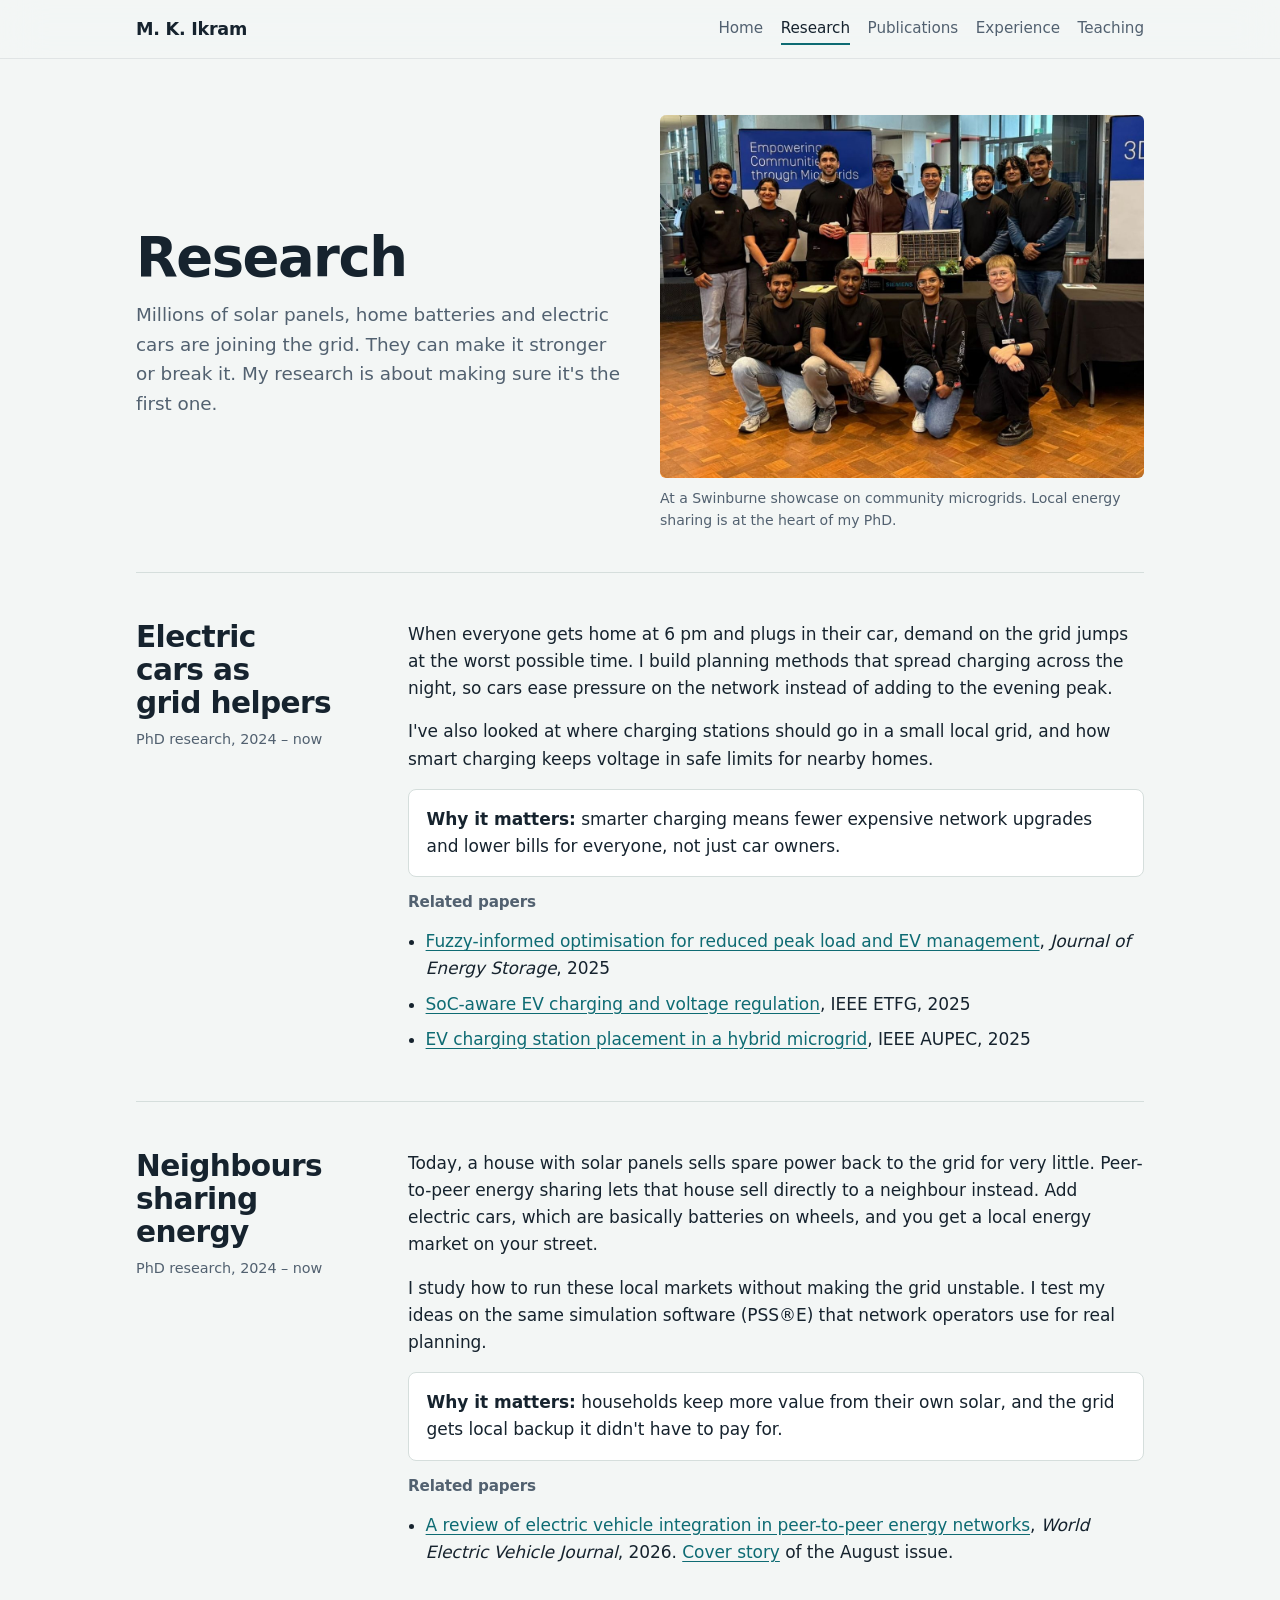
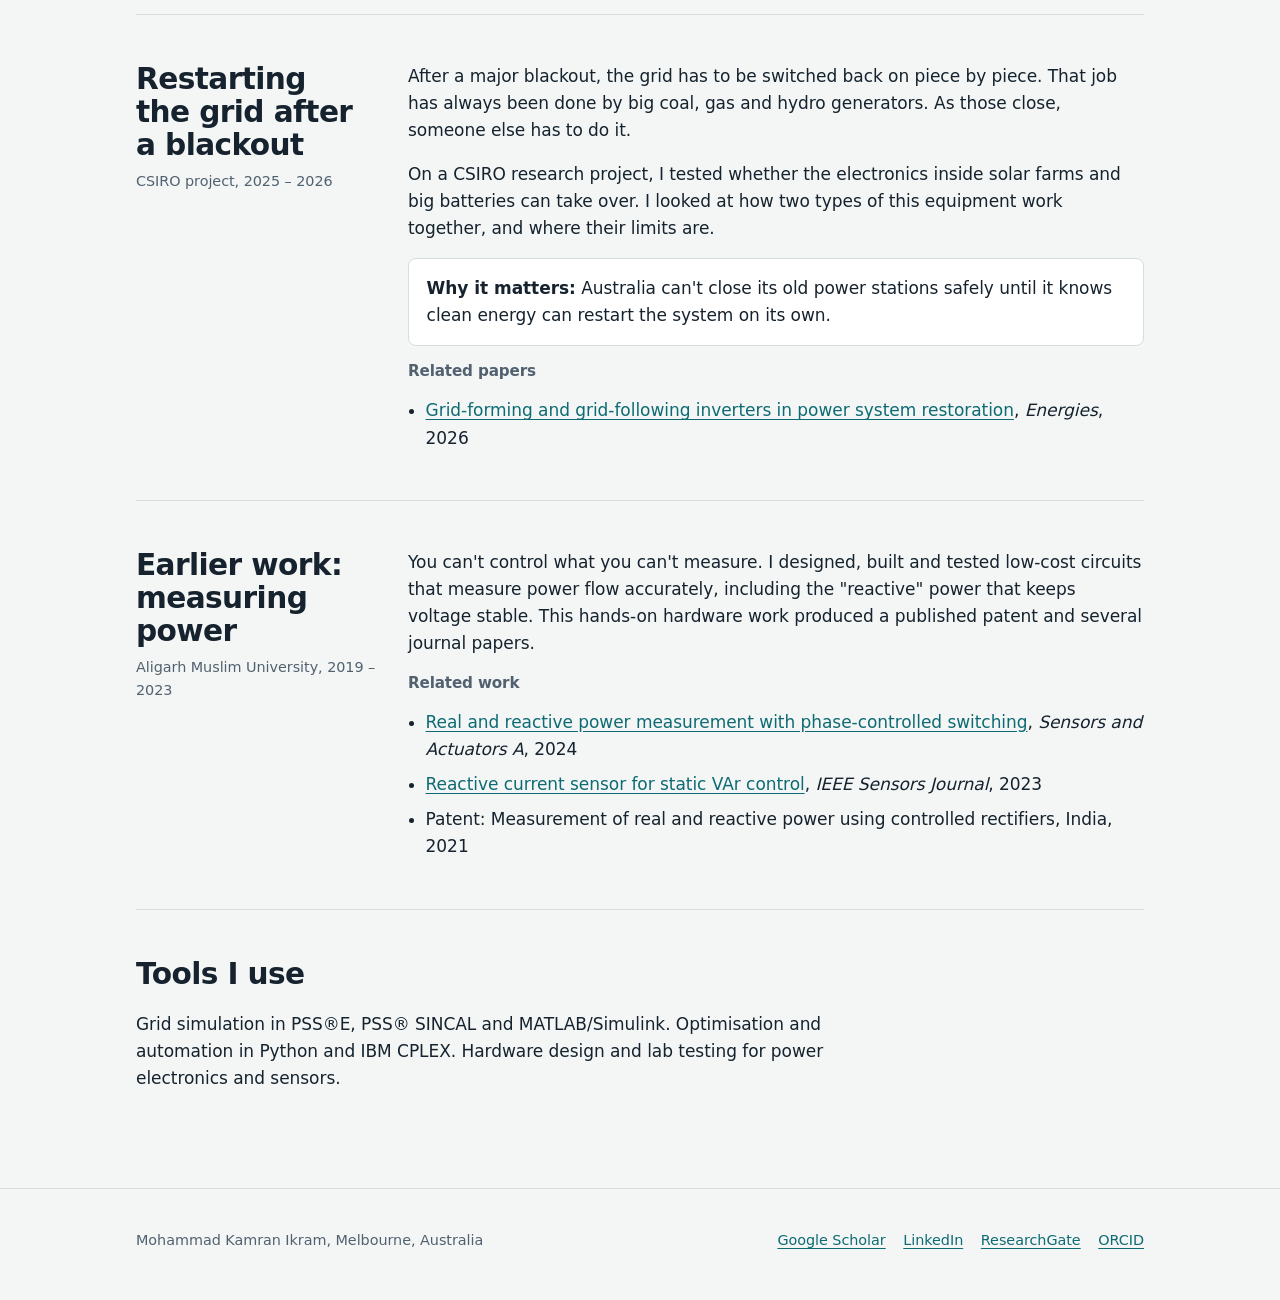
<file: research.html>
<!doctype html>
<html lang="en">
<head>
<meta charset="utf-8">
<meta name="color-scheme" content="only light">
<meta name="theme-color" content="#F3F6F5">
<meta name="viewport" content="width=device-width, initial-scale=1, viewport-fit=cover">
<title>Research | Mohammad Kamran Ikram</title>
<meta name="description" content="Research by Mohammad Kamran Ikram on electric car charging, peer-to-peer energy sharing and grid restart after blackouts.">
<link rel="icon" href="favicon.svg" type="image/svg+xml">
<link rel="icon" href="favicon-32.png" sizes="32x32" type="image/png">
<link rel="apple-touch-icon" href="apple-touch-icon.png">
<link rel="canonical" href="https://kamran-ikram.github.io/research.html">
<meta property="og:type" content="website">
<meta property="og:site_name" content="Mohammad Kamran Ikram">
<meta property="og:title" content="Research | Mohammad Kamran Ikram">
<meta property="og:description" content="Research by Mohammad Kamran Ikram on electric car charging, peer-to-peer energy sharing and grid restart after blackouts.">
<meta property="og:url" content="https://kamran-ikram.github.io/research.html">
<meta property="og:image" content="https://kamran-ikram.github.io/images/share.jpg?v=2">
<meta property="og:image:secure_url" content="https://kamran-ikram.github.io/images/share.jpg?v=2">
<meta property="og:image:type" content="image/jpeg">
<meta property="og:image:width" content="1200">
<meta property="og:image:height" content="630">
<meta property="og:image:alt" content="Portrait of Mohammad Kamran Ikram">
<meta name="twitter:card" content="summary_large_image">
<meta name="twitter:image" content="https://kamran-ikram.github.io/images/share.jpg?v=2">
<link rel="stylesheet" href="style.css?v=18">
</head>
<body>

<header class="bar">
  <div class="wrap">
    <a class="me" href="index.html">M. K. Ikram</a>
    <nav aria-label="Main">
      <a href="index.html">Home</a>
      <a href="research.html" aria-current="page">Research</a>
      <a href="publications.html">Publications</a>
      <a href="experience.html">Experience</a>
      <a href="teaching.html">Teaching</a>
    </nav>
  </div>
</header>

<main class="wrap">

  <div class="pagehead split">
    <div class="ph-text">
      <h1>Research</h1>
      <p>Millions of solar panels, home batteries and electric cars are joining the grid. They can make it stronger or break it. My research is about making sure it's the first one.</p>
    </div>
    <figure class="photo">
      <img src="images/microgrid-showcase.jpg" width="1200" height="900" alt="Mohammad with a team of students and staff beside a model of a microgrid-powered building, under a banner reading Empowering Communities through Microgrids">
      <figcaption>At a Swinburne showcase on community microgrids. Local energy sharing is at the heart of my PhD.</figcaption>
    </figure>
  </div>

  <section id="ev" aria-labelledby="h-ev">
    <div class="topic">
      <div class="side">
        <h2 id="h-ev">Electric cars as grid helpers</h2>
        <span class="tag">PhD research, 2024 – now</span>
      </div>
      <div class="body">
        <p>When everyone gets home at 6 pm and plugs in their car, demand on the grid jumps at the worst possible time. I build planning methods that spread charging across the night, so cars ease pressure on the network instead of adding to the evening peak.</p>
        <p>I've also looked at where charging stations should go in a small local grid, and how smart charging keeps voltage in safe limits for nearby homes.</p>
        <div class="why"><strong>Why it matters:</strong> smarter charging means fewer expensive network upgrades and lower bills for everyone, not just car owners.</div>
        <h3>Related papers</h3>
        <ul class="plain">
          <li><a href="https://doi.org/10.1016/j.est.2025.118308">Fuzzy-informed optimisation for reduced peak load and EV management</a>, <em>Journal of Energy Storage</em>, 2025</li>
          <li><a href="https://doi.org/10.1109/ETFG61999.2025.11401024">SoC-aware EV charging and voltage regulation</a>, IEEE ETFG, 2025</li>
          <li><a href="https://doi.org/10.1109/AUPEC66173.2025.11219464">EV charging station placement in a hybrid microgrid</a>, IEEE AUPEC, 2025</li>
        </ul>
      </div>
    </div>
  </section>

  <section id="p2p" aria-labelledby="h-p2p">
    <div class="topic">
      <div class="side">
        <h2 id="h-p2p">Neighbours sharing energy</h2>
        <span class="tag">PhD research, 2024 – now</span>
      </div>
      <div class="body">
        <p>Today, a house with solar panels sells spare power back to the grid for very little. Peer-to-peer energy sharing lets that house sell directly to a neighbour instead. Add electric cars, which are basically batteries on wheels, and you get a local energy market on your street.</p>
        <p>I study how to run these local markets without making the grid unstable. I test my ideas on the same simulation software (PSS®E) that network operators use for real planning.</p>
        <div class="why"><strong>Why it matters:</strong> households keep more value from their own solar, and the grid gets local backup it didn't have to pay for.</div>
        <h3>Related papers</h3>
        <ul class="plain">
          <li><a href="https://doi.org/10.3390/wevj17080383">A review of electric vehicle integration in peer-to-peer energy networks</a>, <em>World Electric Vehicle Journal</em>, 2026. <a href="https://www.mdpi.com/2032-6653/17/8">Cover story</a> of the August issue.</li>
        </ul>
      </div>
    </div>
  </section>

  <section id="restart" aria-labelledby="h-restart">
    <div class="topic">
      <div class="side">
        <h2 id="h-restart">Restarting the grid after a blackout</h2>
        <span class="tag">CSIRO project, 2025 – 2026</span>
      </div>
      <div class="body">
        <p>After a major blackout, the grid has to be switched back on piece by piece. That job has always been done by big coal, gas and hydro generators. As those close, someone else has to do it.</p>
        <p>On a CSIRO research project, I tested whether the electronics inside solar farms and big batteries can take over. I looked at how two types of this equipment work together, and where their limits are.</p>
        <div class="why"><strong>Why it matters:</strong> Australia can't close its old power stations safely until it knows clean energy can restart the system on its own.</div>
        <h3>Related papers</h3>
        <ul class="plain">
          <li><a href="https://doi.org/10.3390/en19163875">Grid-forming and grid-following inverters in power system restoration</a>, <em>Energies</em>, 2026</li>
        </ul>
      </div>
    </div>
  </section>

  <section id="earlier" aria-labelledby="h-earlier">
    <div class="topic">
      <div class="side">
        <h2 id="h-earlier">Earlier work: measuring power</h2>
        <span class="tag">Aligarh Muslim University, 2019 – 2023</span>
      </div>
      <div class="body">
        <p>You can't control what you can't measure. I designed, built and tested low-cost circuits that measure power flow accurately, including the "reactive" power that keeps voltage stable. This hands-on hardware work produced a published patent and several journal papers.</p>
        <h3>Related work</h3>
        <ul class="plain">
          <li><a href="https://doi.org/10.1016/j.sna.2024.115812">Real and reactive power measurement with phase-controlled switching</a>, <em>Sensors and Actuators A</em>, 2024</li>
          <li><a href="https://doi.org/10.1109/JSEN.2023.3258696">Reactive current sensor for static VAr control</a>, <em>IEEE Sensors Journal</em>, 2023</li>
          <li>Patent: Measurement of real and reactive power using controlled rectifiers, India, 2021</li>
        </ul>
      </div>
    </div>
  </section>

  <section aria-labelledby="h-tools">
    <h2 id="h-tools">Tools I use</h2>
    <p>Grid simulation in PSS®E, PSS® SINCAL and MATLAB/Simulink. Optimisation and automation in Python and IBM CPLEX. Hardware design and lab testing for power electronics and sensors.</p>
  </section>

</main>

<footer>
  <div class="wrap">
    <span>Mohammad Kamran Ikram, Melbourne, Australia</span>
    <span class="foot-links"><a href="https://scholar.google.com/citations?user=P8dXurkAAAAJ&amp;hl=en">Google Scholar</a> <a href="https://www.linkedin.com/in/mohdkamranikram">LinkedIn</a> <a href="https://www.researchgate.net/profile/Mohammad-Kamran-Ikram">ResearchGate</a> <a href="https://orcid.org/0000-0001-9830-3517">ORCID</a></span>
  </div>
</footer>

<!-- Visitor stats: privacy-friendly, no cookies. Dashboard at https://kamranikram.goatcounter.com -->
<script data-goatcounter="https://kamranikram.goatcounter.com/count" async src="https://gc.zgo.at/count.js"></script>
<script>document.addEventListener("touchstart",function(){},{passive:true});</script>
</body>
</html>
</file>
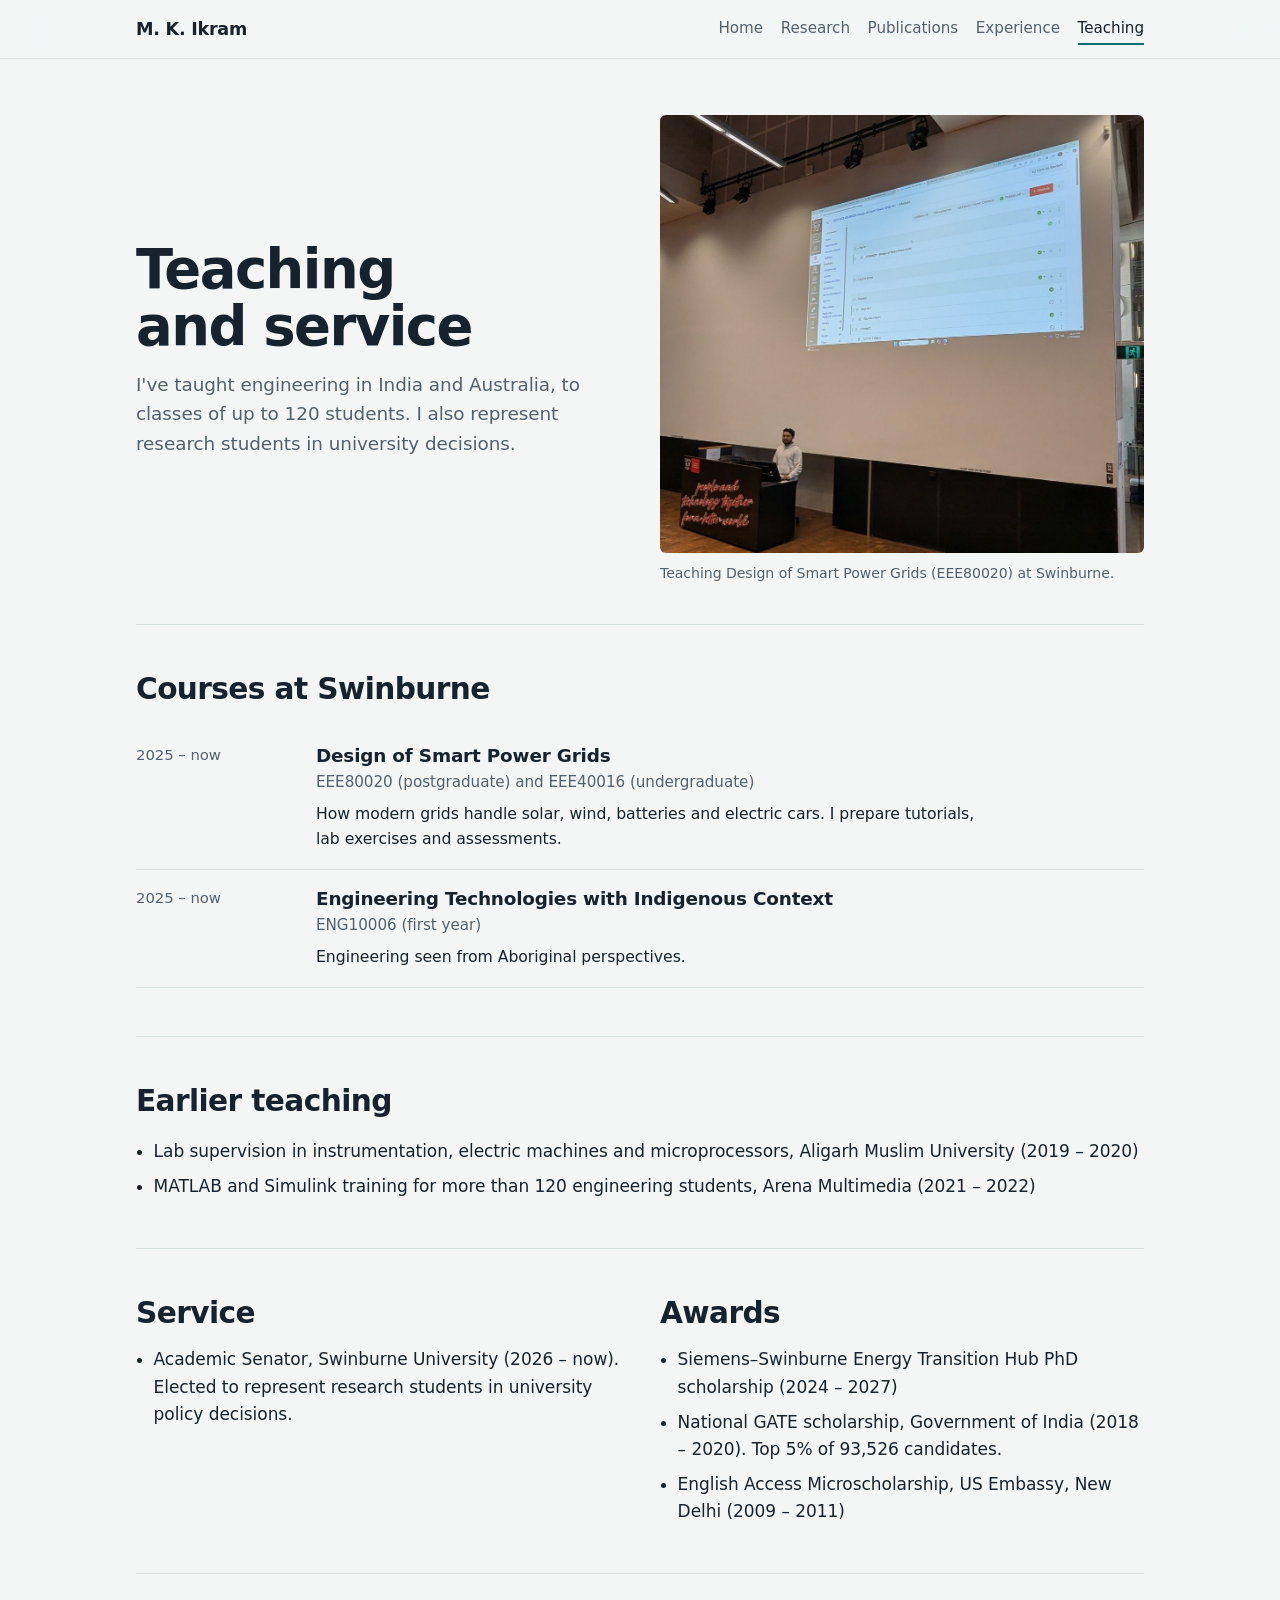
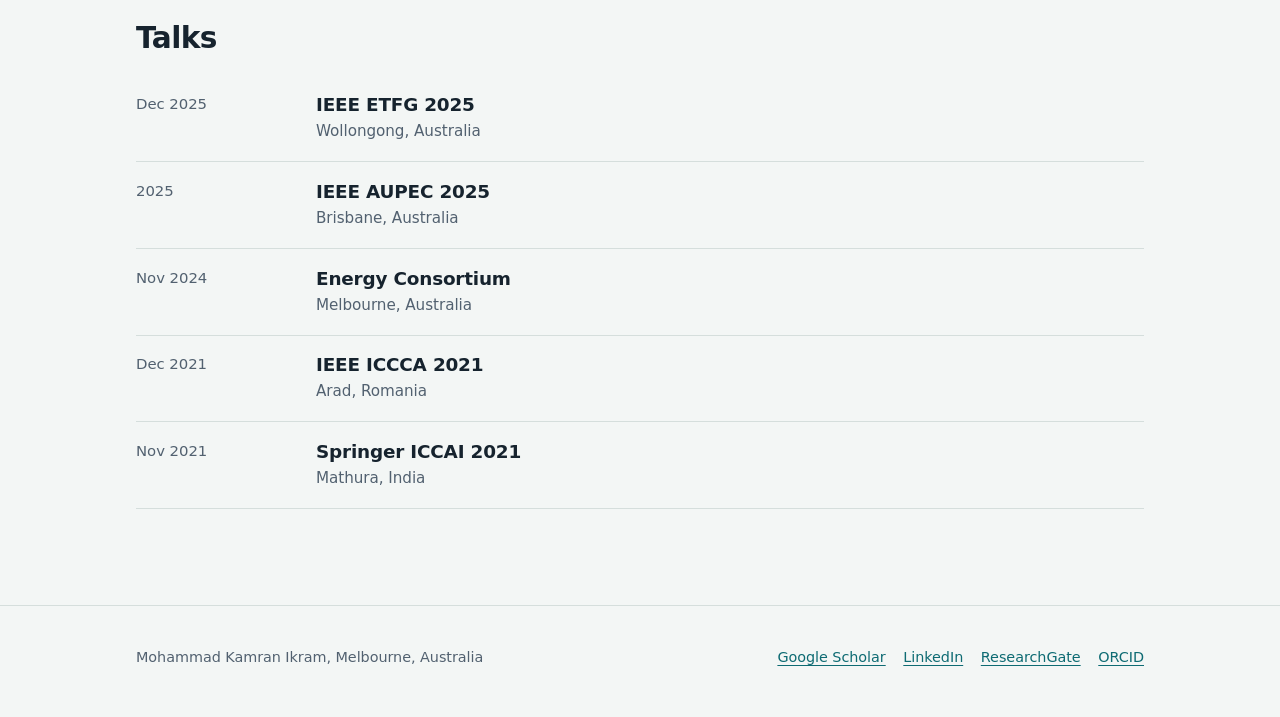
<file: teaching.html>
<!doctype html>
<html lang="en">
<head>
<meta charset="utf-8">
<meta name="color-scheme" content="only light">
<meta name="theme-color" content="#F3F6F5">
<meta name="viewport" content="width=device-width, initial-scale=1, viewport-fit=cover">
<title>Teaching | Mohammad Kamran Ikram</title>
<meta name="description" content="Teaching, university service, awards and talks by Mohammad Kamran Ikram.">
<link rel="icon" href="favicon.svg" type="image/svg+xml">
<link rel="icon" href="favicon-32.png" sizes="32x32" type="image/png">
<link rel="apple-touch-icon" href="apple-touch-icon.png">
<link rel="canonical" href="https://kamran-ikram.github.io/teaching.html">
<meta property="og:type" content="website">
<meta property="og:site_name" content="Mohammad Kamran Ikram">
<meta property="og:title" content="Teaching | Mohammad Kamran Ikram">
<meta property="og:description" content="Teaching, university service, awards and talks by Mohammad Kamran Ikram.">
<meta property="og:url" content="https://kamran-ikram.github.io/teaching.html">
<meta property="og:image" content="https://kamran-ikram.github.io/images/share.jpg?v=2">
<meta property="og:image:secure_url" content="https://kamran-ikram.github.io/images/share.jpg?v=2">
<meta property="og:image:type" content="image/jpeg">
<meta property="og:image:width" content="1200">
<meta property="og:image:height" content="630">
<meta property="og:image:alt" content="Portrait of Mohammad Kamran Ikram">
<meta name="twitter:card" content="summary_large_image">
<meta name="twitter:image" content="https://kamran-ikram.github.io/images/share.jpg?v=2">
<link rel="stylesheet" href="style.css?v=18">
</head>
<body>

<header class="bar">
  <div class="wrap">
    <a class="me" href="index.html">M. K. Ikram</a>
    <nav aria-label="Main">
      <a href="index.html">Home</a>
      <a href="research.html">Research</a>
      <a href="publications.html">Publications</a>
      <a href="experience.html">Experience</a>
      <a href="teaching.html" aria-current="page">Teaching</a>
    </nav>
  </div>
</header>

<main class="wrap">

  <div class="pagehead split">
    <div class="ph-text">
      <h1>Teaching and service</h1>
      <p>I've taught engineering in India and Australia, to classes of up to 120 students. I also represent research students in university decisions.</p>
    </div>
    <figure class="photo">
      <img src="images/teaching-eee80020.jpg" width="1100" height="995" alt="Mohammad at the lectern of a large Swinburne lecture theatre, with the Design of Smart Power Grids course page on the big screen">
      <figcaption>Teaching Design of Smart Power Grids (EEE80020) at Swinburne.</figcaption>
    </figure>
  </div>

  <section aria-labelledby="h-courses">
    <h2 id="h-courses">Courses at Swinburne</h2>
    <ol class="timeline">
      <li><span class="when">2025 – now</span>
        <div><h3>Design of Smart Power Grids</h3><span class="org">EEE80020 (postgraduate) and EEE40016 (undergraduate)</span>
        <p>How modern grids handle solar, wind, batteries and electric cars. I prepare tutorials, lab exercises and assessments.</p></div></li>
      <li><span class="when">2025 – now</span>
        <div><h3>Engineering Technologies with Indigenous Context</h3><span class="org">ENG10006 (first year)</span>
        <p>Engineering seen from Aboriginal perspectives.</p></div></li>
    </ol>
  </section>

  <section aria-labelledby="h-before">
    <h2 id="h-before">Earlier teaching</h2>
    <ul class="plain">
      <li>Lab supervision in instrumentation, electric machines and microprocessors, Aligarh Muslim University (2019 – 2020)</li>
      <li>MATLAB and Simulink training for more than 120 engineering students, Arena Multimedia (2021 – 2022)</li>
    </ul>
  </section>

  <section aria-labelledby="h-service">
    <div class="two">
      <div>
        <h2 id="h-service">Service</h2>
        <ul class="plain">
          <li>Academic Senator, Swinburne University (2026 – now). Elected to represent research students in university policy decisions.</li>
        </ul>
      </div>
      <div>
        <h2>Awards</h2>
        <ul class="plain">
          <li>Siemens–Swinburne Energy Transition Hub PhD scholarship (2024 – 2027)</li>
          <li>National GATE scholarship, Government of India (2018 – 2020). Top 5% of 93,526 candidates.</li>
          <li>English Access Microscholarship, US Embassy, New Delhi (2009 – 2011)</li>
        </ul>
      </div>
    </div>
  </section>

  <section aria-labelledby="h-talks">
    <h2 id="h-talks">Talks</h2>
    <ol class="timeline" reversed>
      <li><span class="when">Dec 2025</span><div><h3>IEEE ETFG 2025</h3><span class="org">Wollongong, Australia</span></div></li>
      <li><span class="when">2025</span><div><h3>IEEE AUPEC 2025</h3><span class="org">Brisbane, Australia</span></div></li><!-- TODO: add city and month -->
      <li><span class="when">Nov 2024</span><div><h3>Energy Consortium</h3><span class="org">Melbourne, Australia</span></div></li>
      <li><span class="when">Dec 2021</span><div><h3>IEEE ICCCA 2021</h3><span class="org">Arad, Romania</span></div></li>
      <li><span class="when">Nov 2021</span><div><h3>Springer ICCAI 2021</h3><span class="org">Mathura, India</span></div></li>
    </ol>
  </section>

</main>

<footer>
  <div class="wrap">
    <span>Mohammad Kamran Ikram, Melbourne, Australia</span>
    <span class="foot-links"><a href="https://scholar.google.com/citations?user=P8dXurkAAAAJ&amp;hl=en">Google Scholar</a> <a href="https://www.linkedin.com/in/mohdkamranikram">LinkedIn</a> <a href="https://www.researchgate.net/profile/Mohammad-Kamran-Ikram">ResearchGate</a> <a href="https://orcid.org/0000-0001-9830-3517">ORCID</a></span>
  </div>
</footer>

<!-- Visitor stats: privacy-friendly, no cookies. Dashboard at https://kamranikram.goatcounter.com -->
<script data-goatcounter="https://kamranikram.goatcounter.com/count" async src="https://gc.zgo.at/count.js"></script>
<script>document.addEventListener("touchstart",function(){},{passive:true});</script>
</body>
</html>
</file>
<file: style.css>
/* Layout: one calm column with a sticky top bar; the home page opens with a small drawing of a local power network. */
:root{
  --bg:#F3F6F5; --surface:#FFFFFF; --ink:#16232E; --muted:#526170;
  --line:#D5DEDC; --grid:#0E6B73; --grid-ink:#FFFFFF; --spark:#B97F0A; --logo-bg:#FFFFFF; --alert:#C2412D;
  --font-display:-apple-system,BlinkMacSystemFont,"SF Pro Display","Segoe UI Variable Display","Segoe UI",system-ui,Roboto,"Helvetica Neue",Arial,sans-serif;
  --font-body:-apple-system,BlinkMacSystemFont,"SF Pro Text","Segoe UI Variable Text","Segoe UI",system-ui,Roboto,"Helvetica Neue",Arial,sans-serif;
  --ease-spring:cubic-bezier(.2,.9,.25,1.05);
  --ease-out:cubic-bezier(.2,.8,.2,1);
  color-scheme:light only;
}

*{box-sizing:border-box}
html{background:var(--bg)}
body{margin:0;background:var(--bg);color:var(--ink);
  font:400 1.0625rem/1.6 var(--font-body);letter-spacing:-.003em;
  -webkit-font-smoothing:antialiased;-moz-osx-font-smoothing:grayscale;text-rendering:optimizeLegibility}
a{color:var(--grid);text-underline-offset:3px}
a:focus-visible{outline:2px solid var(--spark);outline-offset:3px;border-radius:2px}
img{max-width:100%}
.wrap{max-width:1040px;margin:0 auto;padding-inline:16px}
h1,h2,h3{font-family:var(--font-display);font-weight:600;margin:0;text-wrap:balance}
h1{font-weight:700;line-height:1.05;letter-spacing:-.028em}
h2{font-size:1.85rem;line-height:1.12;letter-spacing:-.02em}
h3{font-size:1.15rem;line-height:1.25;letter-spacing:-.01em}
p{margin:0;max-width:68ch}
.stack{display:flex;flex-direction:column;gap:1rem}

/* top bar */
.bar{position:sticky;top:env(safe-area-inset-top,0px);z-index:5;background:var(--bg);border-bottom:1px solid var(--line)}
@supports ((-webkit-backdrop-filter:blur(1px)) or (backdrop-filter:blur(1px))){
  .bar{background:rgba(243,246,245,.72);-webkit-backdrop-filter:saturate(180%) blur(20px);backdrop-filter:saturate(180%) blur(20px);border-bottom-color:rgba(22,35,46,.08)}
}
.bar .wrap{display:flex;gap:1.25rem;align-items:center;min-height:58px}
.bar .me{font-family:var(--font-display);font-weight:600;font-size:1.1rem;letter-spacing:-.015em;color:var(--ink);text-decoration:none;margin-right:auto;white-space:nowrap}
.bar nav{display:flex;gap:1.1rem}
.bar nav a{white-space:nowrap;text-decoration:none;font-size:.95rem;color:var(--muted);padding-block:.2rem;border-bottom:2px solid transparent}
.bar nav a:hover{color:var(--ink)}
.bar nav a[aria-current="page"]{color:var(--ink);border-bottom-color:var(--grid)}

main{padding-block:0 3rem}
section{padding-block:3rem;border-top:1px solid var(--line);display:flex;flex-direction:column;gap:1.25rem}

/* page heading on inner pages */
.pagehead{padding-block:3.5rem 2.5rem;display:flex;flex-direction:column;gap:.9rem}
.pagehead h1{font-size:clamp(2.2rem,5vw,3.4rem)}
.pagehead p{font-size:1.15rem;color:var(--muted);max-width:56ch}

/* photos */
.pagehead.split{display:grid;grid-template-columns:1fr 1fr;gap:2.5rem;align-items:center}
.pagehead.split .photo{align-self:center}
.ph-text{display:flex;flex-direction:column;gap:.9rem;min-width:0}
.photo{margin:0;display:block;min-width:0;align-self:start}
.photo img{display:block;width:100%;height:auto;max-width:100%;object-fit:cover;border-radius:6px;background:var(--line)}
.photo figcaption{color:var(--muted);font-size:.88rem;margin-top:.55rem}
.photo.wide{margin-bottom:1rem}
.about-split{display:grid;grid-template-columns:1fr 280px;gap:2.5rem;align-items:start}
.about-photo img{aspect-ratio:4/5;object-fit:cover}

/* home hero */
.hero{display:grid;grid-template-columns:1.1fr .9fr;gap:2.5rem;align-items:center;padding-block:4.5rem 3.5rem}
.hero > div{display:flex;flex-direction:column;gap:1rem;min-width:0}
.portrait{width:140px;height:140px;aspect-ratio:1;flex:none;align-self:flex-start;border-radius:50%;object-fit:cover;display:block;
  border:3px solid var(--surface);box-shadow:0 0 0 2px var(--grid);margin-bottom:.5rem}
.hero h1{font-size:clamp(2.6rem,6vw,4.25rem)}
.hero .role{color:var(--muted);font-size:1.1rem}
.hero .lede{font-size:1.3rem;max-width:34ch}
.links{display:flex;flex-wrap:wrap;gap:.6rem;margin-top:.5rem}
.links a{border:1px solid var(--line);background:var(--surface);padding:.5rem 1rem;border-radius:999px;text-decoration:none;font-size:.95rem;font-weight:500;
  transition:transform .35s var(--ease-spring),opacity .2s var(--ease-out);-webkit-tap-highlight-color:transparent}
.links a:hover{opacity:.85}
.links a:active{transform:scale(.96);transition-duration:.08s}
.links a.primary{background:var(--grid);border-color:var(--grid);color:var(--grid-ink);font-weight:500}

/* hero drawing: five EVs plug in at 6 pm */
.hub-figure{margin:0;justify-self:center;width:100%;max-width:440px;display:flex;flex-direction:column;gap:.9rem}
.evs{width:100%;height:auto;display:block;overflow:hidden}
.evs text{font-family:var(--font-body)}
.evs .g-label{font-size:13px;font-weight:500;fill:var(--muted)}
.evs .g-warn{font-size:13px;font-weight:600;fill:var(--alert);opacity:0;transition:opacity .3s ease}
.evs.over .g-warn{opacity:1;animation:warn 1s steps(2,jump-none) infinite}
@keyframes warn{50%{opacity:.35}}
.evs .g-track{fill:var(--line)}
.evs .g-fill{fill:var(--grid);transition:fill .4s ease}
.evs.over .g-fill{fill:var(--alert)}
.evs .g-limit{stroke:var(--ink);stroke-width:2;stroke-dasharray:3 3}
.evs .g-limit-label{font-size:12px;fill:var(--ink)}

.evs .bay{stroke:var(--line);stroke-width:2}
.evs .post rect{fill:var(--grid)}
.evs .post-bolt{fill:var(--grid-ink)}
.evs .cable{fill:none;stroke:var(--line);stroke-width:3;stroke-linecap:round;opacity:0;transition:opacity .4s ease,stroke .4s ease}
.evs .cable.on{opacity:1}
.evs .cable.live{stroke:var(--muted)}
.evs .flow{fill:var(--spark)}

.evs .car .body{fill:var(--surface);stroke:var(--grid);stroke-width:2.5}
.evs .car .glass{fill:var(--line)}
.evs .car-bolt{fill:var(--spark);transition:opacity .3s ease}

.evs .soc-track{fill:var(--line)}
.evs .soc-fill{fill:var(--spark)}
.evs .soc-fill.full{fill:var(--grid)}
.evs .pct{font-size:13px;font-weight:600;fill:var(--ink);font-variant-numeric:tabular-nums}
.evs .kw{font-size:12px;fill:var(--muted);font-variant-numeric:tabular-nums}

.day-steps{display:grid;grid-template-columns:repeat(3,minmax(0,1fr));gap:.6rem}
.day-steps button{display:flex;flex-direction:column;gap:.4rem;padding:.3rem 0;border:0;background:none;cursor:pointer;
  font:500 .88rem var(--font-body);color:var(--muted);text-align:left}
.day-steps button:hover,.day-steps button[aria-selected="true"]{color:var(--ink)}
.day-steps button:focus-visible{outline:2px solid var(--spark);outline-offset:3px;border-radius:2px}
.st-bar{display:block;height:3px;border-radius:2px;background:var(--line);overflow:hidden}
.st-bar i{display:block;height:100%;width:0;background:var(--grid)}
#ev-cap{color:var(--muted);font-size:.92rem;line-height:1.5;min-height:4.6em}

@media (prefers-reduced-motion:reduce){
  .evs.over .g-warn{animation:none}
  .evs .cable,.evs .car-bolt,.evs .g-fill,.evs .g-warn{transition:none}
}

/* cover story badge */
.badge-cover{display:inline-block;vertical-align:.15em;margin-left:.35rem;padding:.05rem .5rem;border-radius:999px;
  background:var(--spark);color:var(--surface);font-size:.72rem;font-weight:600;letter-spacing:.01em;text-decoration:none;white-space:nowrap}
a.badge-cover:hover{background:var(--ink)}
.pubs .badge-cover{margin:.35rem 0 .3rem}

/* journal cover */
.pubs li.has-cover{grid-template-columns:3.5rem minmax(0,1fr) 64px}
.pub-cover img,.feat-cover img{display:block;width:100%;height:auto;border:1px solid var(--line);border-radius:3px;
  box-shadow:0 4px 14px rgba(22,35,46,.12);transition:transform .2s ease}
.pub-cover:hover img,.feat-cover:hover img{transform:translateY(-2px)}
.featured{display:grid;grid-template-columns:180px minmax(0,1fr);gap:2rem;align-items:start}
.feat-text{display:flex;flex-direction:column;gap:.75rem;min-width:0}
.feat-meta{color:var(--muted);font-size:.95rem}
.feat-title{font-weight:600;font-size:1.1rem}
@media (max-width:600px){.featured{grid-template-columns:110px minmax(0,1fr);gap:1.1rem}.featured h2{font-size:1.5rem}}
@media (prefers-reduced-motion:reduce){.pub-cover img,.feat-cover img{transition:none}}

/* cite buttons */
.cite{display:inline-block;margin-top:.45rem;padding:.2rem .65rem;border:1px solid var(--line);border-radius:999px;background:var(--surface);
  color:var(--grid);font:500 .8rem var(--font-body);cursor:pointer}
.cite:hover{border-color:var(--grid)}
.cite:focus-visible{outline:2px solid var(--spark);outline-offset:2px}
.cite.done{background:var(--grid);border-color:var(--grid);color:var(--grid-ink)}
.bib{margin:.6rem 0 0;padding:.75rem .9rem;background:var(--surface);border:1px solid var(--line);border-radius:6px;
  font:.78rem/1.5 ui-monospace,SFMono-Regular,Menlo,Consolas,monospace;white-space:pre-wrap;overflow-x:auto;max-width:100%}

/* work with me */
.work-intro{font-size:1.08rem;max-width:62ch}
.services{display:grid;grid-template-columns:repeat(3,minmax(0,1fr));gap:1.25rem 2rem}
.service{display:flex;flex-direction:column;gap:.45rem;min-width:0;padding-top:1rem;border-top:3px solid var(--grid)}
.service p{font-size:.98rem}
.service .proof{color:var(--muted);font-size:.9rem;margin-top:auto;padding-top:.25rem}
.service .proof span,.tools span{color:var(--ink);font-weight:600}
.tools{font-size:.95rem;color:var(--muted)}
#work .links{margin-top:0}

/* page not found */
.notfound{padding-block:4.5rem 5rem}
.nf-code{font-family:var(--font-display);font-size:4.5rem;line-height:1;color:var(--grid);font-weight:600}

/* home: main column + News sidebar (classic academic layout) */
.home-cols{display:grid;grid-template-columns:minmax(0,1fr) 300px;gap:3rem;border-top:1px solid var(--line)}
.home-cols.news-left{grid-template-columns:300px minmax(0,1fr)}
.home-cols.news-left .home-news{order:-1}
.home-main{min-width:0}
.home-main .about-split{grid-template-columns:minmax(0,1fr) 190px;gap:2rem}
.home-main > section:first-child{border-top:0}
.home-news{align-self:start;position:sticky;top:calc(env(safe-area-inset-top,0px) + 76px);margin-block:3rem;
  padding:1.25rem 1.25rem .5rem;background:var(--surface);border:1px solid var(--line);border-radius:8px;
  display:flex;flex-direction:column;gap:.5rem}
.home-news h2{font-size:1.45rem}
.home-news .news li{grid-template-columns:1fr;gap:.2rem;padding-block:.75rem;font-size:.93rem;line-height:1.5}
.home-news .news li:first-child{border-top:0}
.home-news .news li:last-child{border-bottom:0}
.home-news time{font-size:.8rem}
/* phones and small tablets: one column — About, then News, then everything else */
@media (max-width:820px){
  .home-cols,.home-cols.news-left{display:flex;flex-direction:column;gap:0}
  .home-main{display:contents}
  .home-main > section{order:3}
  .home-main > section:first-child{order:1}
  .home-main .about-split{grid-template-columns:1fr;gap:1.25rem}
  .home-news,.home-cols.news-left .home-news{order:2;position:static;margin-block:0 2rem}
  .services{grid-template-columns:1fr}
}

/* Apple-style press feedback on other controls */
.cite,.day-steps button,.pub-cover,.feat-cover,.orgs a{-webkit-tap-highlight-color:transparent}
.cite{transition:transform .35s var(--ease-spring)}
.cite:active{transform:scale(.95);transition-duration:.08s}
.orgs .logo{transition:transform .35s var(--ease-spring),border-color .2s ease}
.orgs a:hover .logo{transform:translateY(-2px)}
.orgs a:active .logo{transform:scale(.97);transition-duration:.08s}
.ev-replay{display:inline-flex;align-items:center;gap:.4rem;align-self:flex-start;padding:.4rem .9rem;border:1px solid var(--line);border-radius:999px;
  background:var(--surface);color:var(--grid);font:500 .88rem var(--font-body);cursor:pointer;opacity:0;pointer-events:none;
  transition:opacity .3s var(--ease-out),transform .35s var(--ease-spring);-webkit-tap-highlight-color:transparent}
.ev-replay.show{opacity:1;pointer-events:auto}
.ev-replay:active{transform:scale(.95);transition-duration:.08s}
.ev-replay:focus-visible{outline:2px solid var(--spark);outline-offset:2px}

/* accessibility settings Apple asks you to honour */
@media (prefers-reduced-transparency:reduce){.bar{background:var(--bg)!important;-webkit-backdrop-filter:none!important;backdrop-filter:none!important}}
@media (prefers-contrast:more){:root{--muted:#33404C;--line:#8A9A99}.bar{border-bottom-color:var(--line)!important}}
@media (prefers-reduced-motion:reduce){.links a,.cite,.orgs .logo,.ev-replay{transition:opacity .2s ease!important}.links a:active,.cite:active,.orgs a:active .logo,.orgs a:hover .logo{transform:none}}

/* news */
.news{list-style:none;margin:0;padding:0;max-width:80ch}
.news li{display:grid;grid-template-columns:6.5rem minmax(0,1fr);gap:1rem;padding-block:.75rem;border-bottom:1px solid var(--line)}
.news li:first-child{border-top:1px solid var(--line)}
.news time{color:var(--grid);font-weight:600;font-size:.93rem;font-variant-numeric:tabular-nums;padding-top:.05rem}
@media (max-width:480px){.news li{grid-template-columns:1fr;gap:.15rem}}


/* research themes */
.themes{display:grid;grid-template-columns:repeat(3,1fr);gap:1.5rem}
.theme{border-left:3px solid var(--grid);padding-left:1rem;display:flex;flex-direction:column;gap:.4rem;min-width:0}
.theme p{color:var(--muted);font-size:.98rem}

.topic{display:grid;grid-template-columns:240px 1fr;gap:2rem}
.topic .side{display:flex;flex-direction:column;gap:.5rem}
.topic .side .tag{color:var(--muted);font-size:.9rem}
.topic .body{display:flex;flex-direction:column;gap:1rem;min-width:0}
.topic .body h3{font-family:var(--font-body);font-size:.95rem;font-weight:600;color:var(--muted)}
.why{background:var(--surface);border:1px solid var(--line);border-radius:8px;padding:1rem 1.1rem}

/* publications */
.count{color:var(--muted)}
.pubgroup{display:flex;flex-direction:column;gap:.25rem}
.pubgroup h2{font-size:1.4rem;margin-bottom:.25rem}
.pubs{list-style:none;margin:0;padding:0}
.pubs li{padding-block:.9rem;border-bottom:1px solid var(--line);max-width:80ch;display:grid;grid-template-columns:3.5rem 1fr;gap:.75rem}
.pubs .y{font-variant-numeric:tabular-nums;color:var(--grid);font-weight:600}
.pubs .t{font-weight:500;display:block}
.pubs .m{color:var(--muted);font-size:.93rem;display:block}
.pubs .plain-note{font-size:.93rem;display:block;margin-top:.25rem}

/* timeline */
.timeline{list-style:none;margin:0;padding:0}
.timeline li{display:grid;grid-template-columns:160px 1fr;gap:1.25rem;padding-block:1.1rem;border-bottom:1px solid var(--line)}
.timeline .when{color:var(--muted);font-size:.93rem;font-variant-numeric:tabular-nums}
.timeline li > div{display:flex;flex-direction:column;gap:.2rem;min-width:0}
.timeline .org{color:var(--muted);font-size:.95rem}
.timeline p{font-size:.98rem;margin-top:.2rem}

.two{display:grid;grid-template-columns:1fr 1fr;gap:2.5rem}
.two > div{display:flex;flex-direction:column;gap:1rem;min-width:0}
.plain{margin:0;padding-left:1.1rem;display:flex;flex-direction:column;gap:.5rem}

.email{font-size:1.15rem;font-weight:500}

/* organisations strip */
.orgs-intro{color:var(--muted)}
.orgs{list-style:none;margin:.5rem 0 0;padding:0;display:grid;grid-template-columns:repeat(4,minmax(0,1fr));gap:1rem}
.orgs li{min-width:0}
.orgs a{display:flex;flex-direction:column;gap:.6rem;height:100%;text-decoration:none;color:var(--ink)}
.orgs .logo{display:flex;align-items:center;justify-content:center;height:104px;padding:12px 16px;
  background:var(--logo-bg);border:1px solid var(--line);border-radius:8px;transition:border-color .2s ease}
.orgs a:hover .logo{border-color:var(--grid)}
.orgs .logo img{display:block;width:auto;max-width:100%;object-fit:contain}
.orgs .lg-swinburne{height:54px}
.orgs .lg-csiro{height:62px}
.orgs .lg-siemens{height:22px}
.orgs .lg-amu{height:46px}
.orgs .org-name{font-size:.88rem;font-weight:500;line-height:1.3}
.orgs .org-meta{font-size:.82rem;color:var(--grid);font-weight:500;margin-top:-.4rem}

footer{padding-block:2.5rem 3rem;border-top:1px solid var(--line);color:var(--muted);font-size:.9rem}
footer .wrap{display:flex;flex-wrap:wrap;gap:1rem;justify-content:space-between}
.foot-links{display:flex;flex-wrap:wrap;gap:1.1rem}

@media (max-width:820px){
  .hero{grid-template-columns:1fr;padding-block:2rem 2.5rem}
  .hub-figure{max-width:340px}
  .portrait{width:112px;height:112px}
  .themes,.two{grid-template-columns:1fr}
  .pagehead.split{grid-template-columns:1fr;gap:1.5rem;padding-block:2.5rem 2rem}
  .about-split{grid-template-columns:1fr}
  .about-photo{max-width:280px}
  .orgs{grid-template-columns:repeat(2,minmax(0,1fr))}
  .topic{grid-template-columns:1fr;gap:1rem}
  .timeline li{grid-template-columns:1fr;gap:.25rem}
  .bar .wrap{flex-wrap:wrap;padding-block:.6rem;gap:.4rem 1.25rem}
  .bar nav{flex-wrap:wrap;gap:.15rem 1.1rem;max-width:100%}
}
</file>
